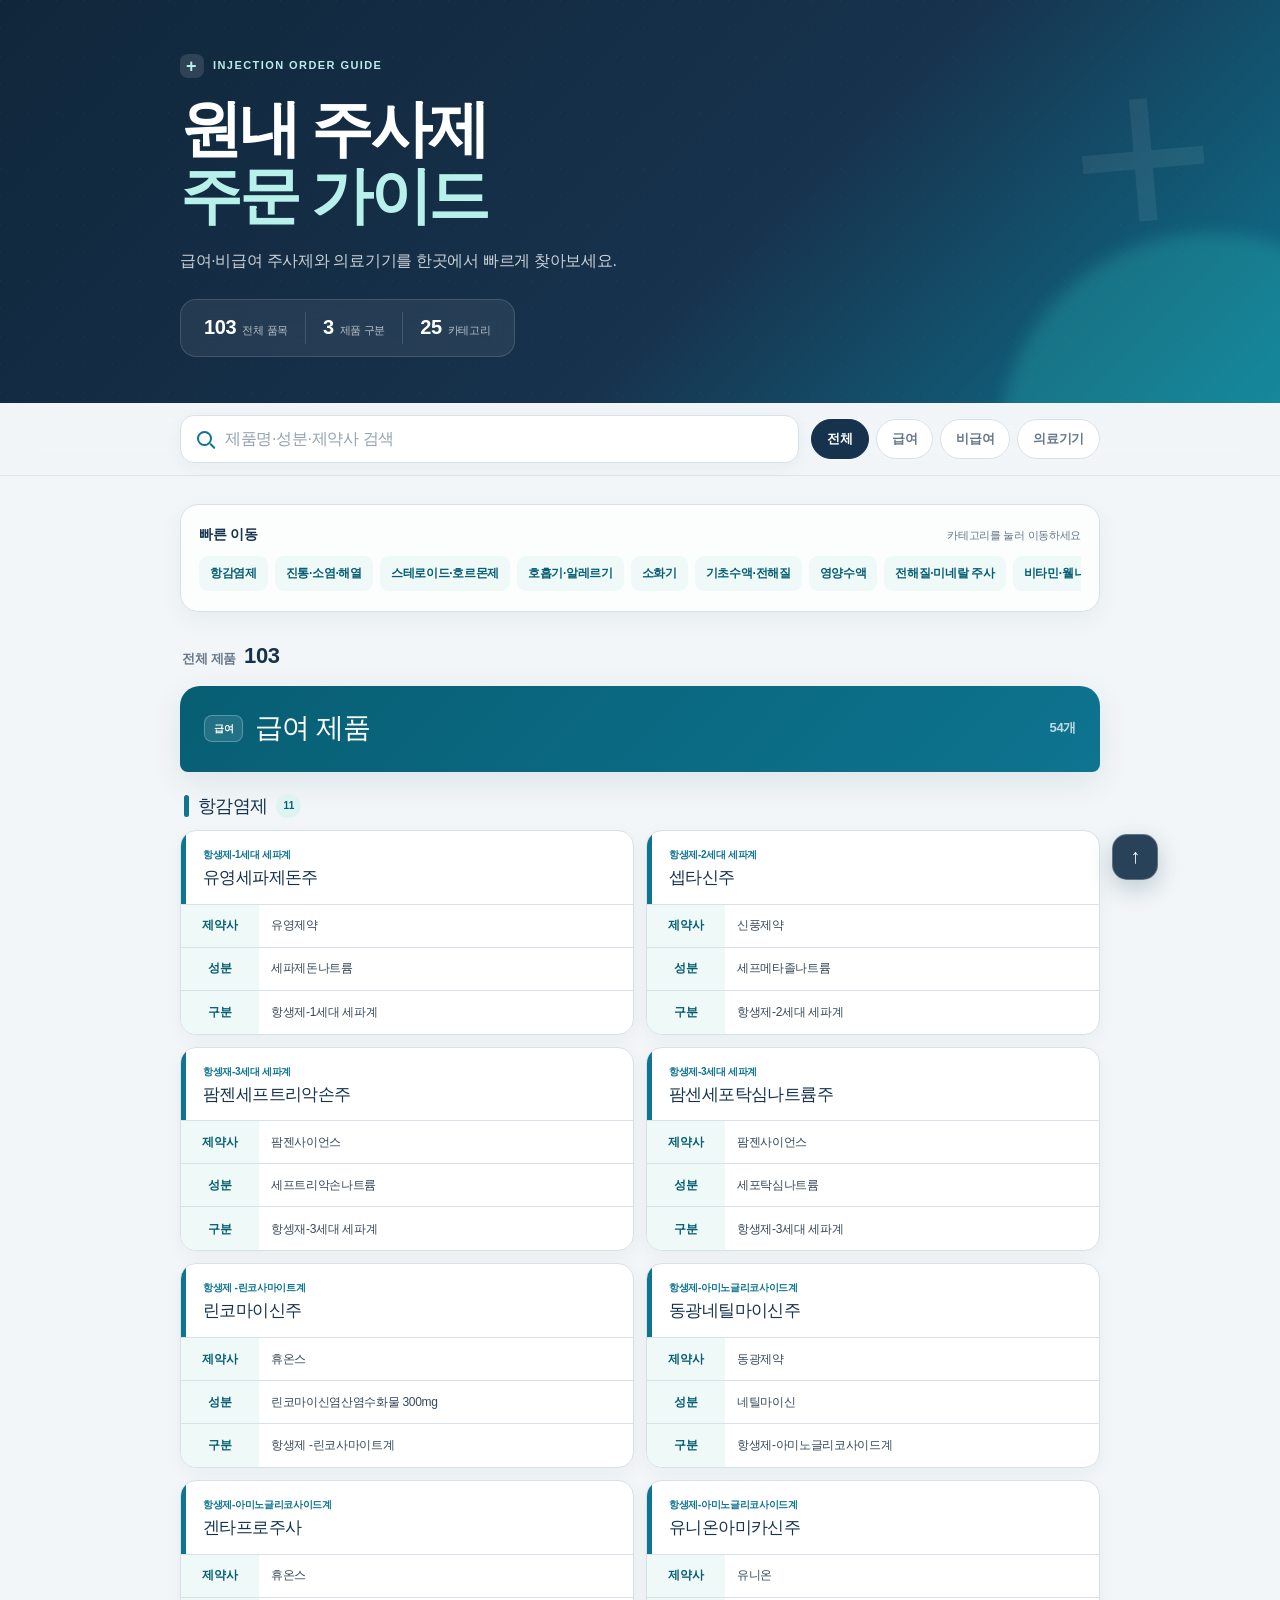
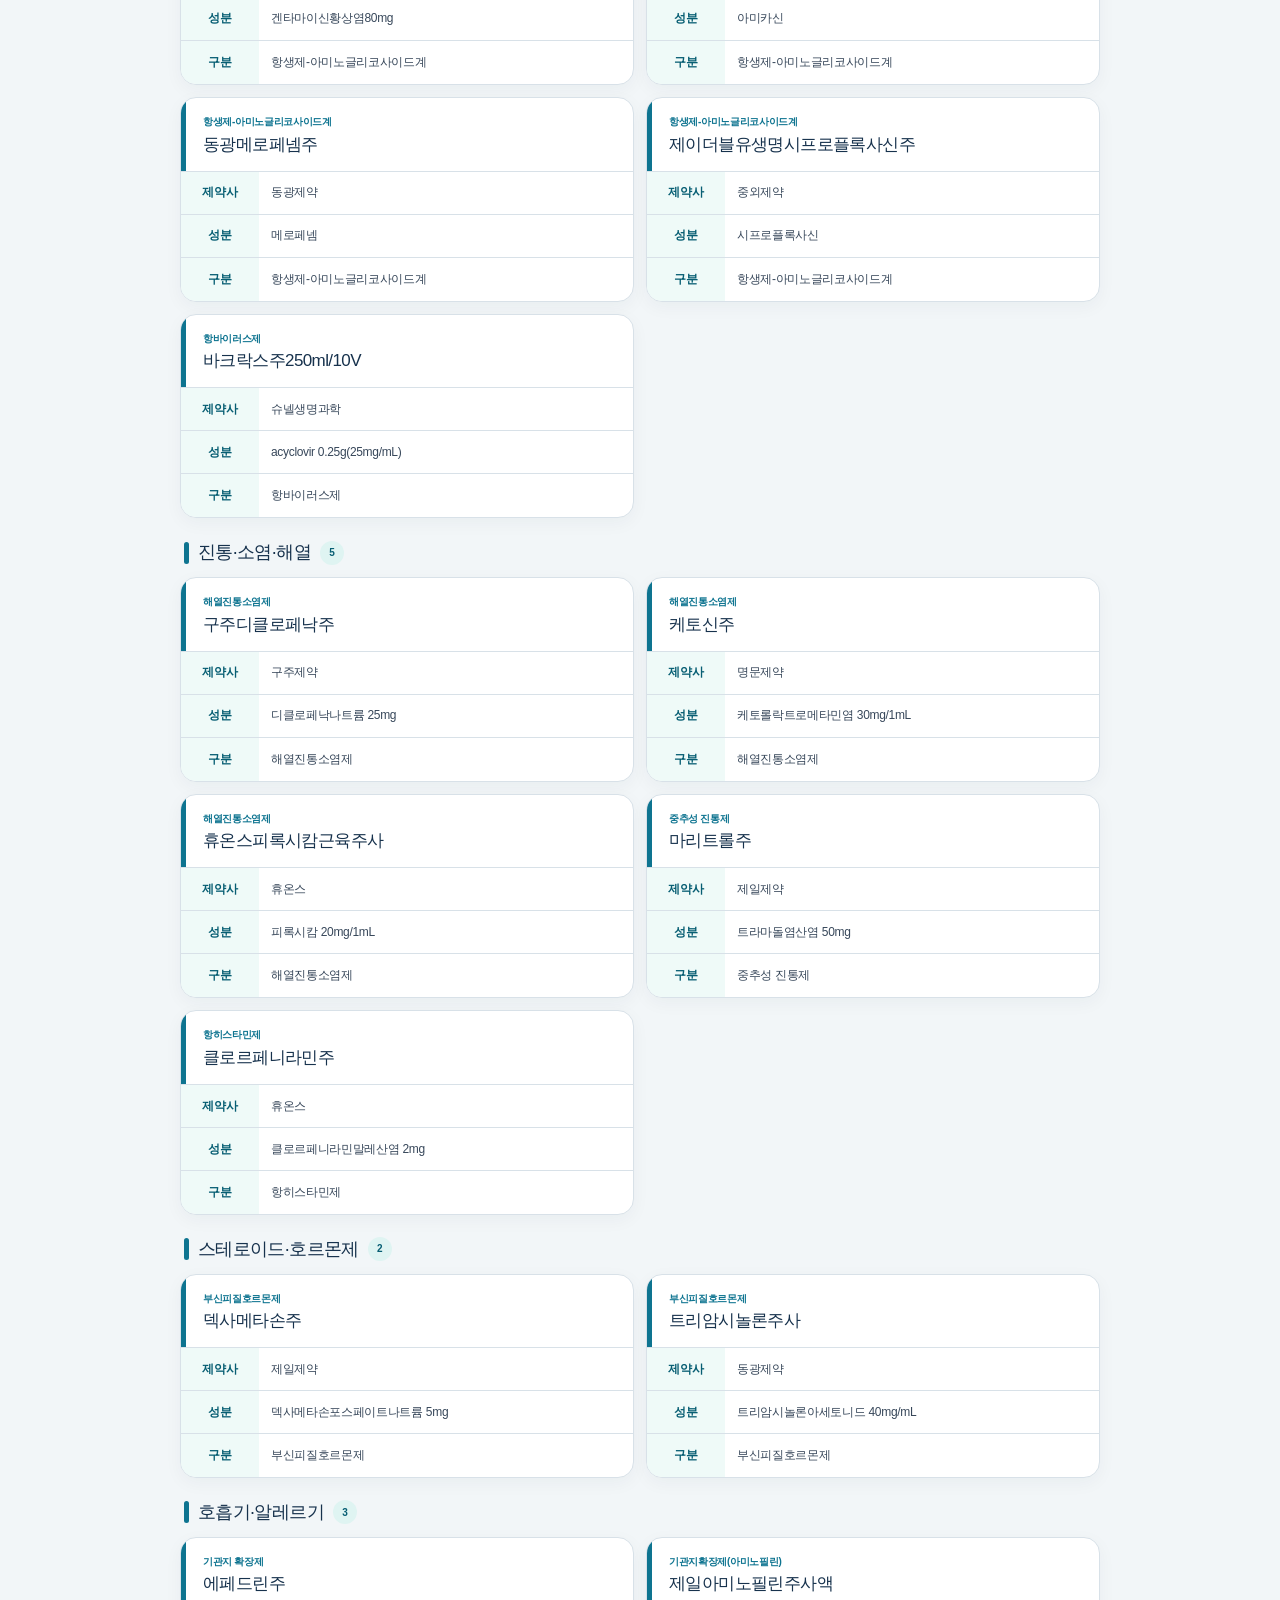
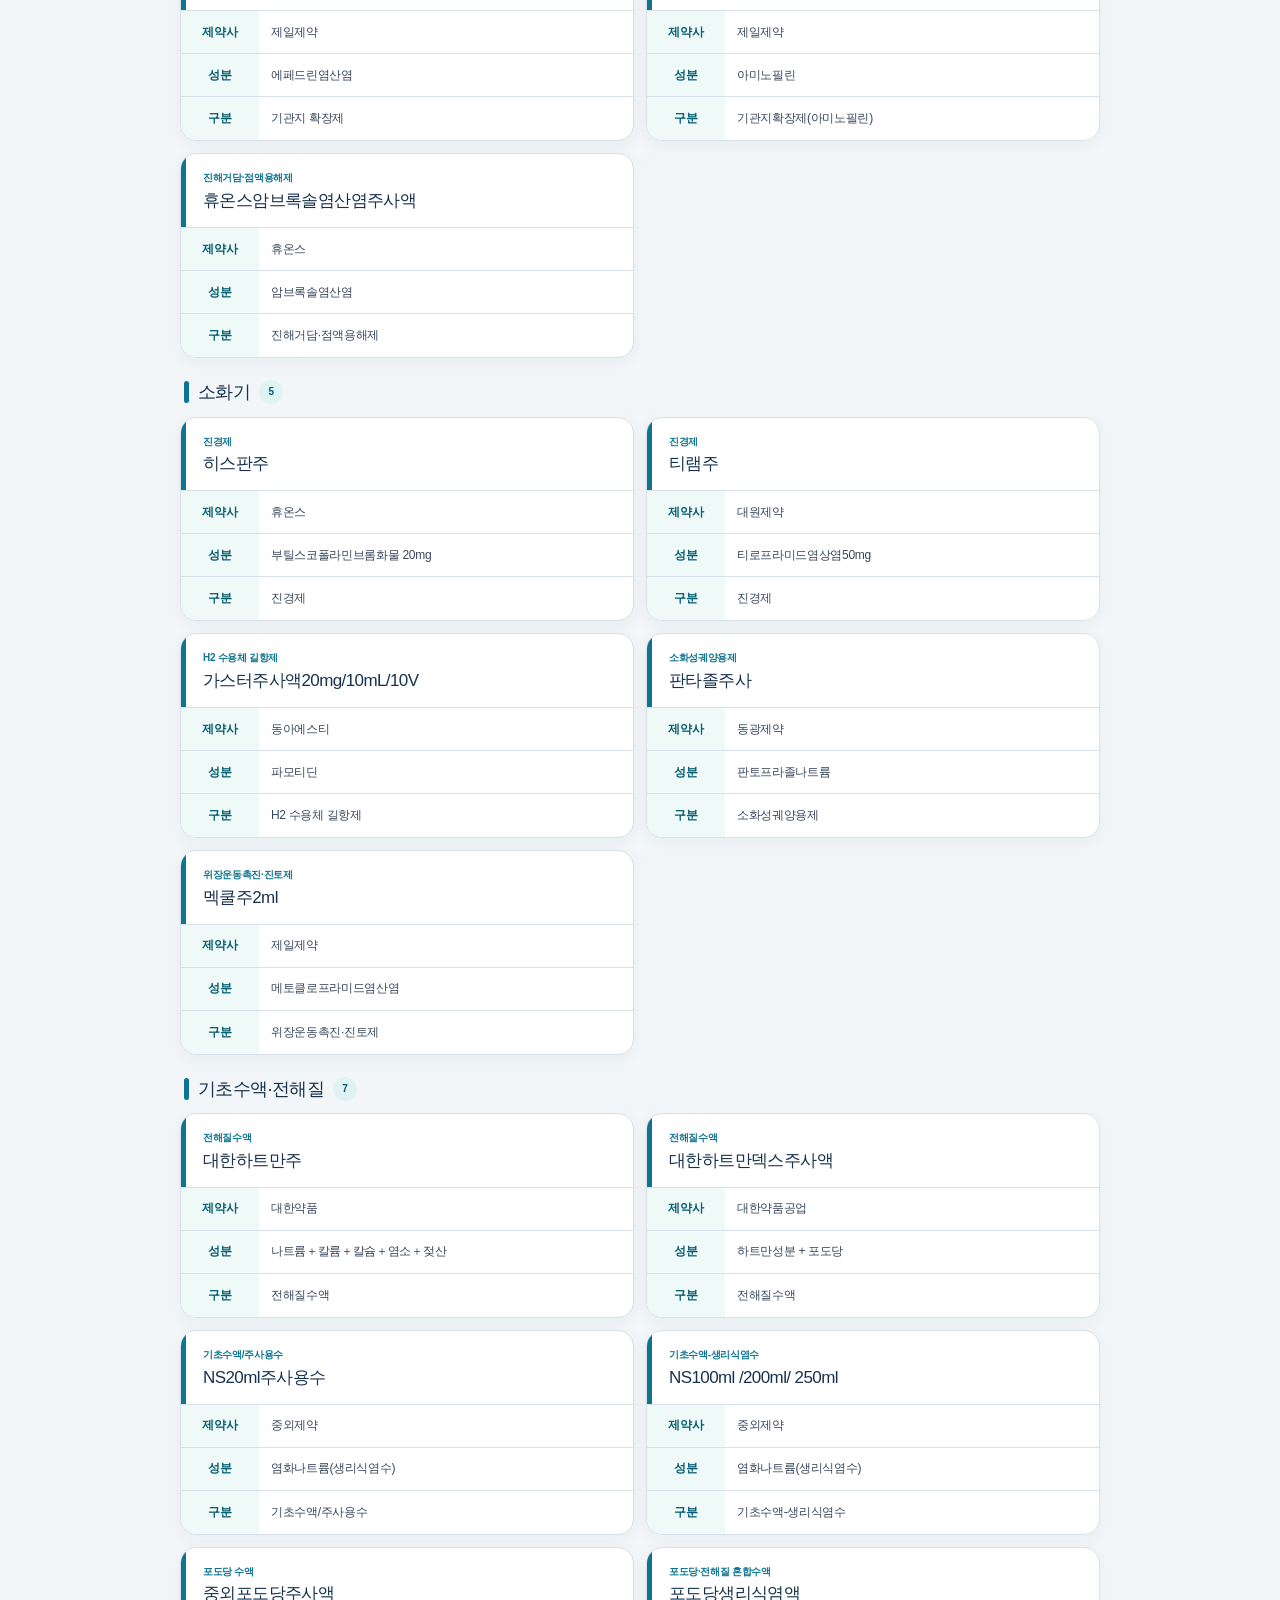
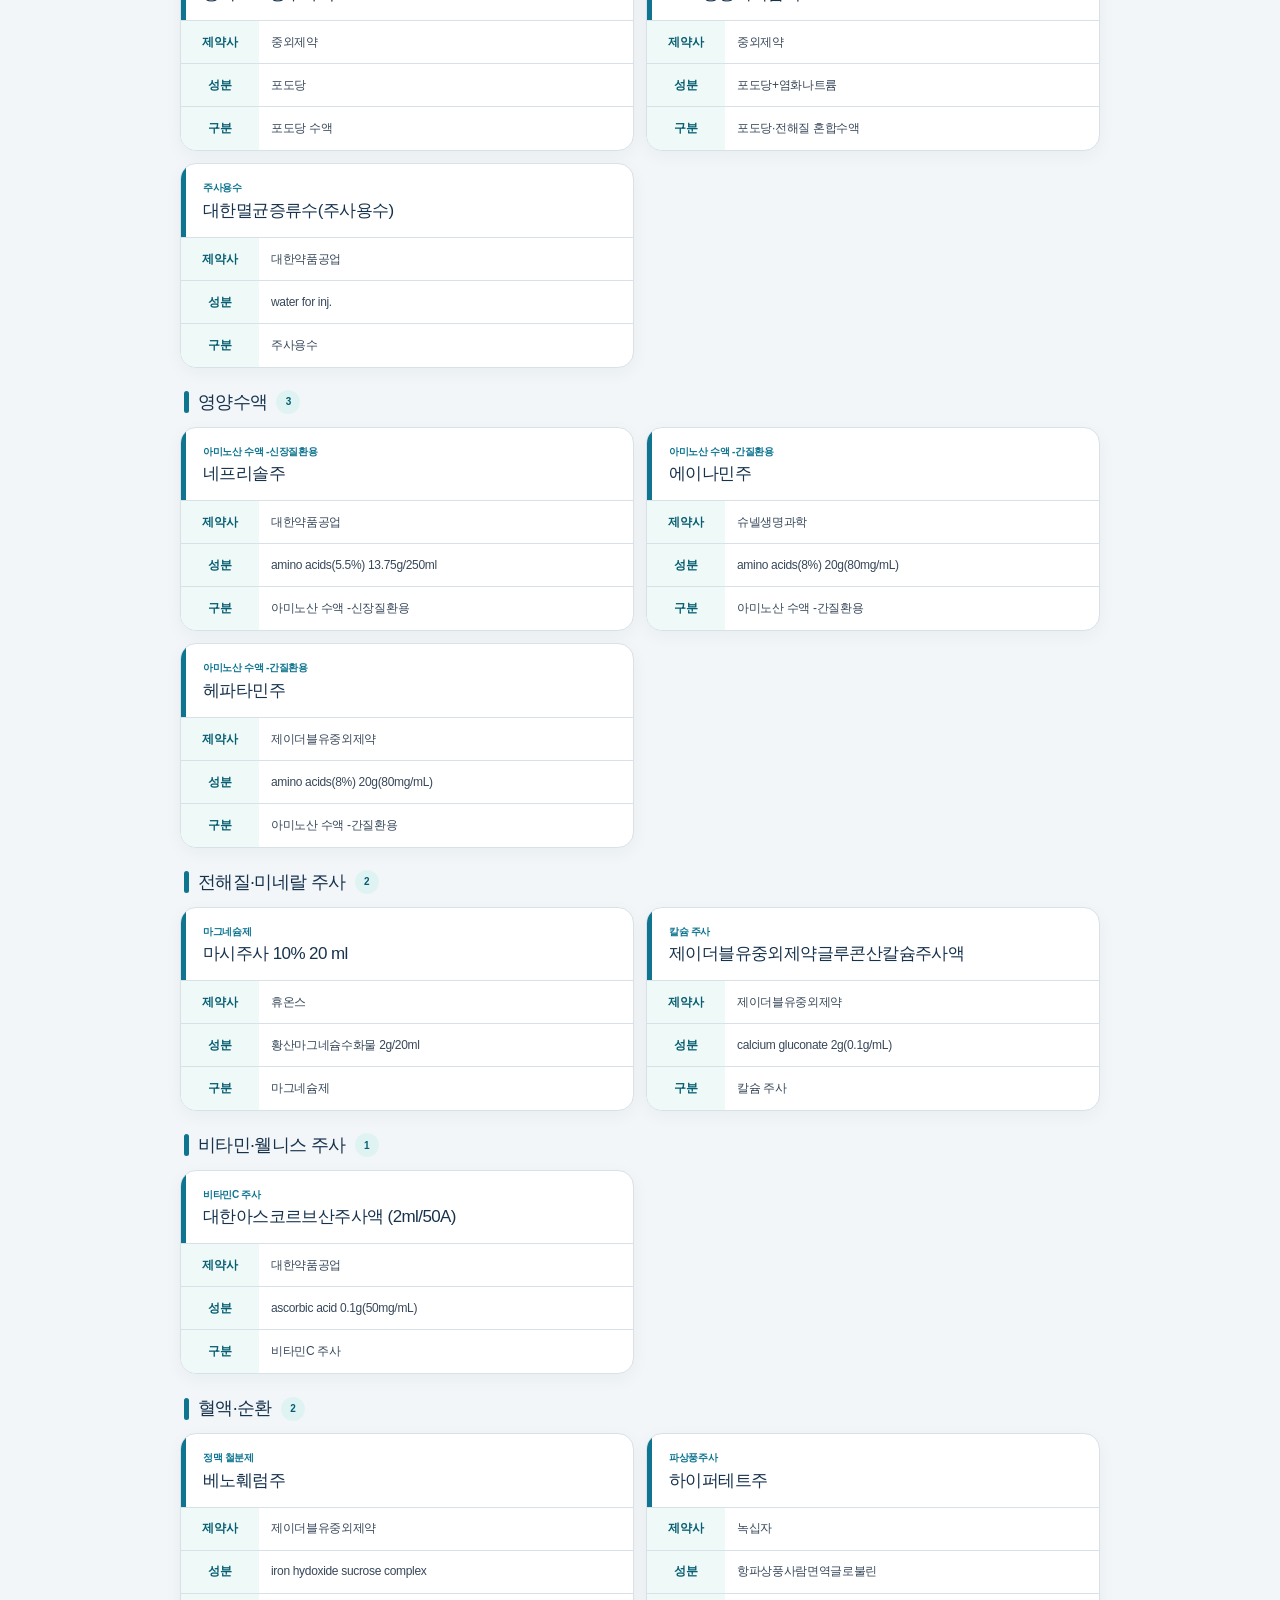
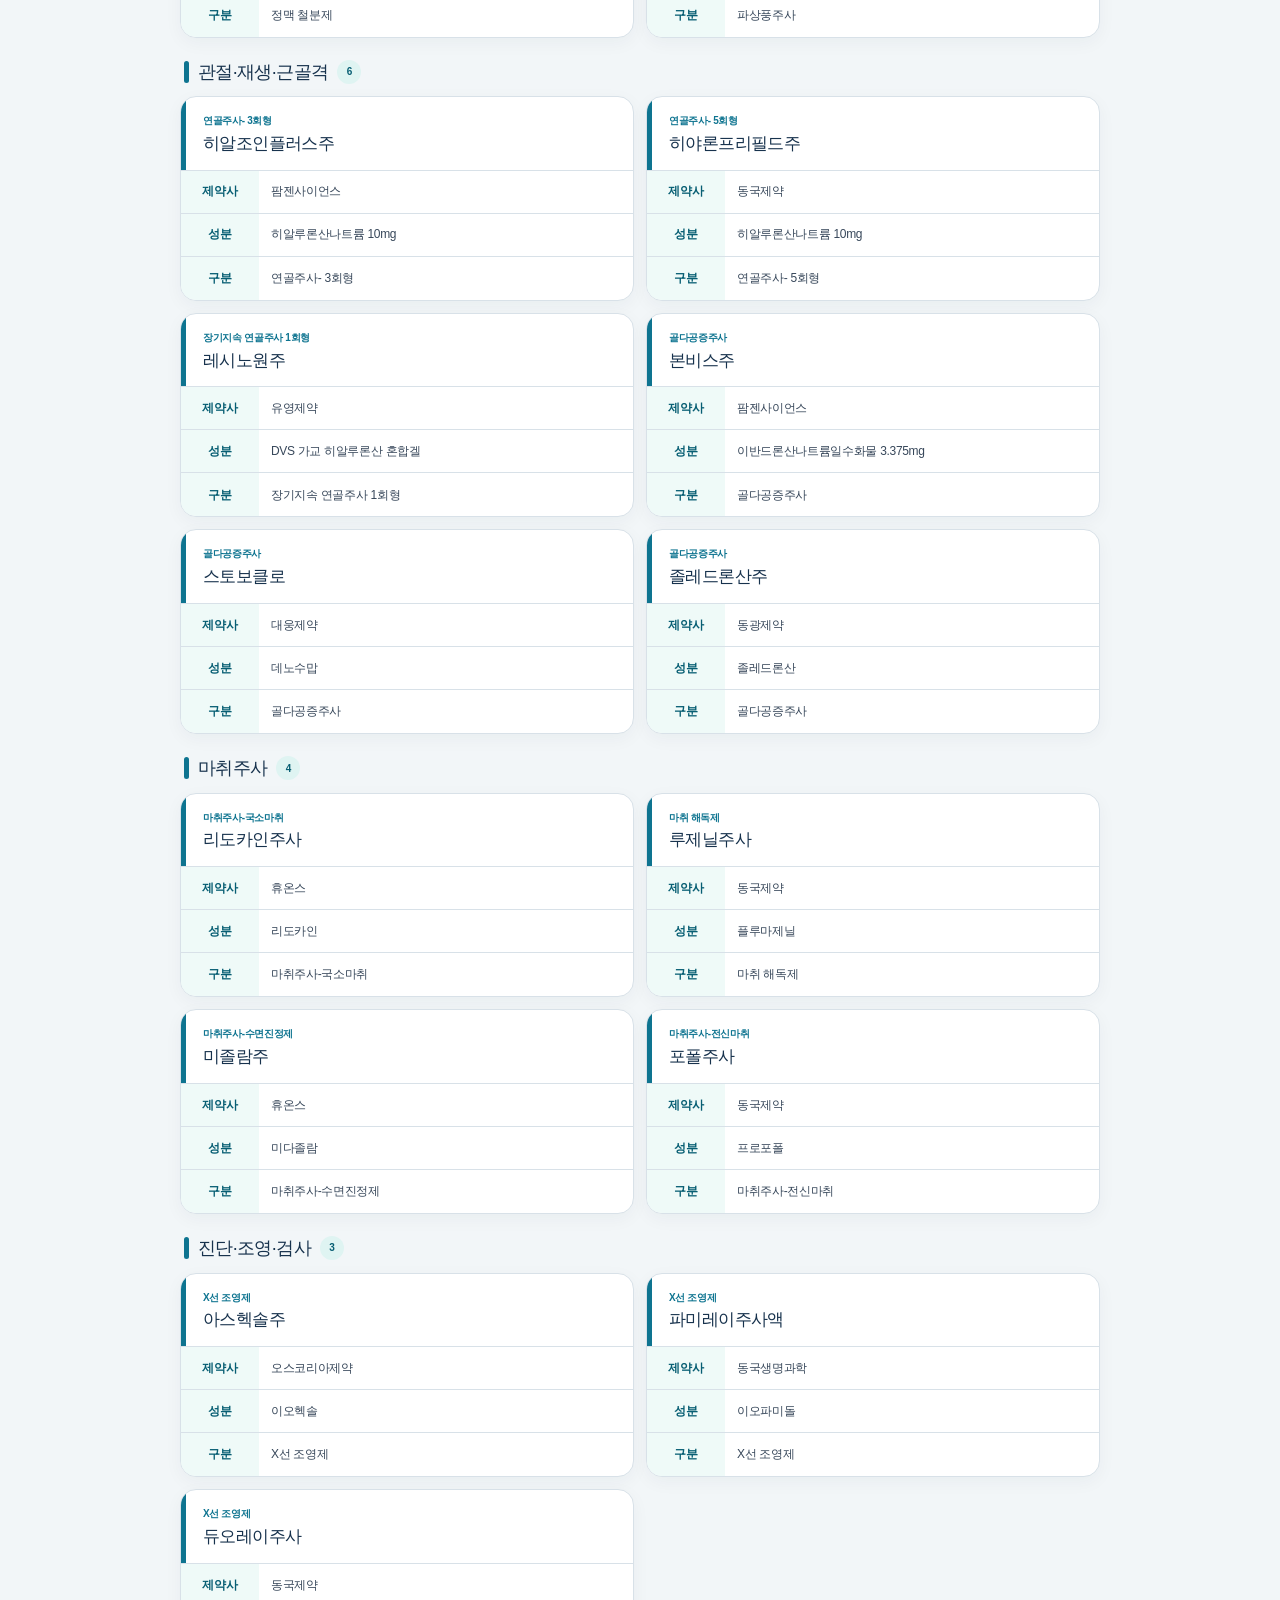
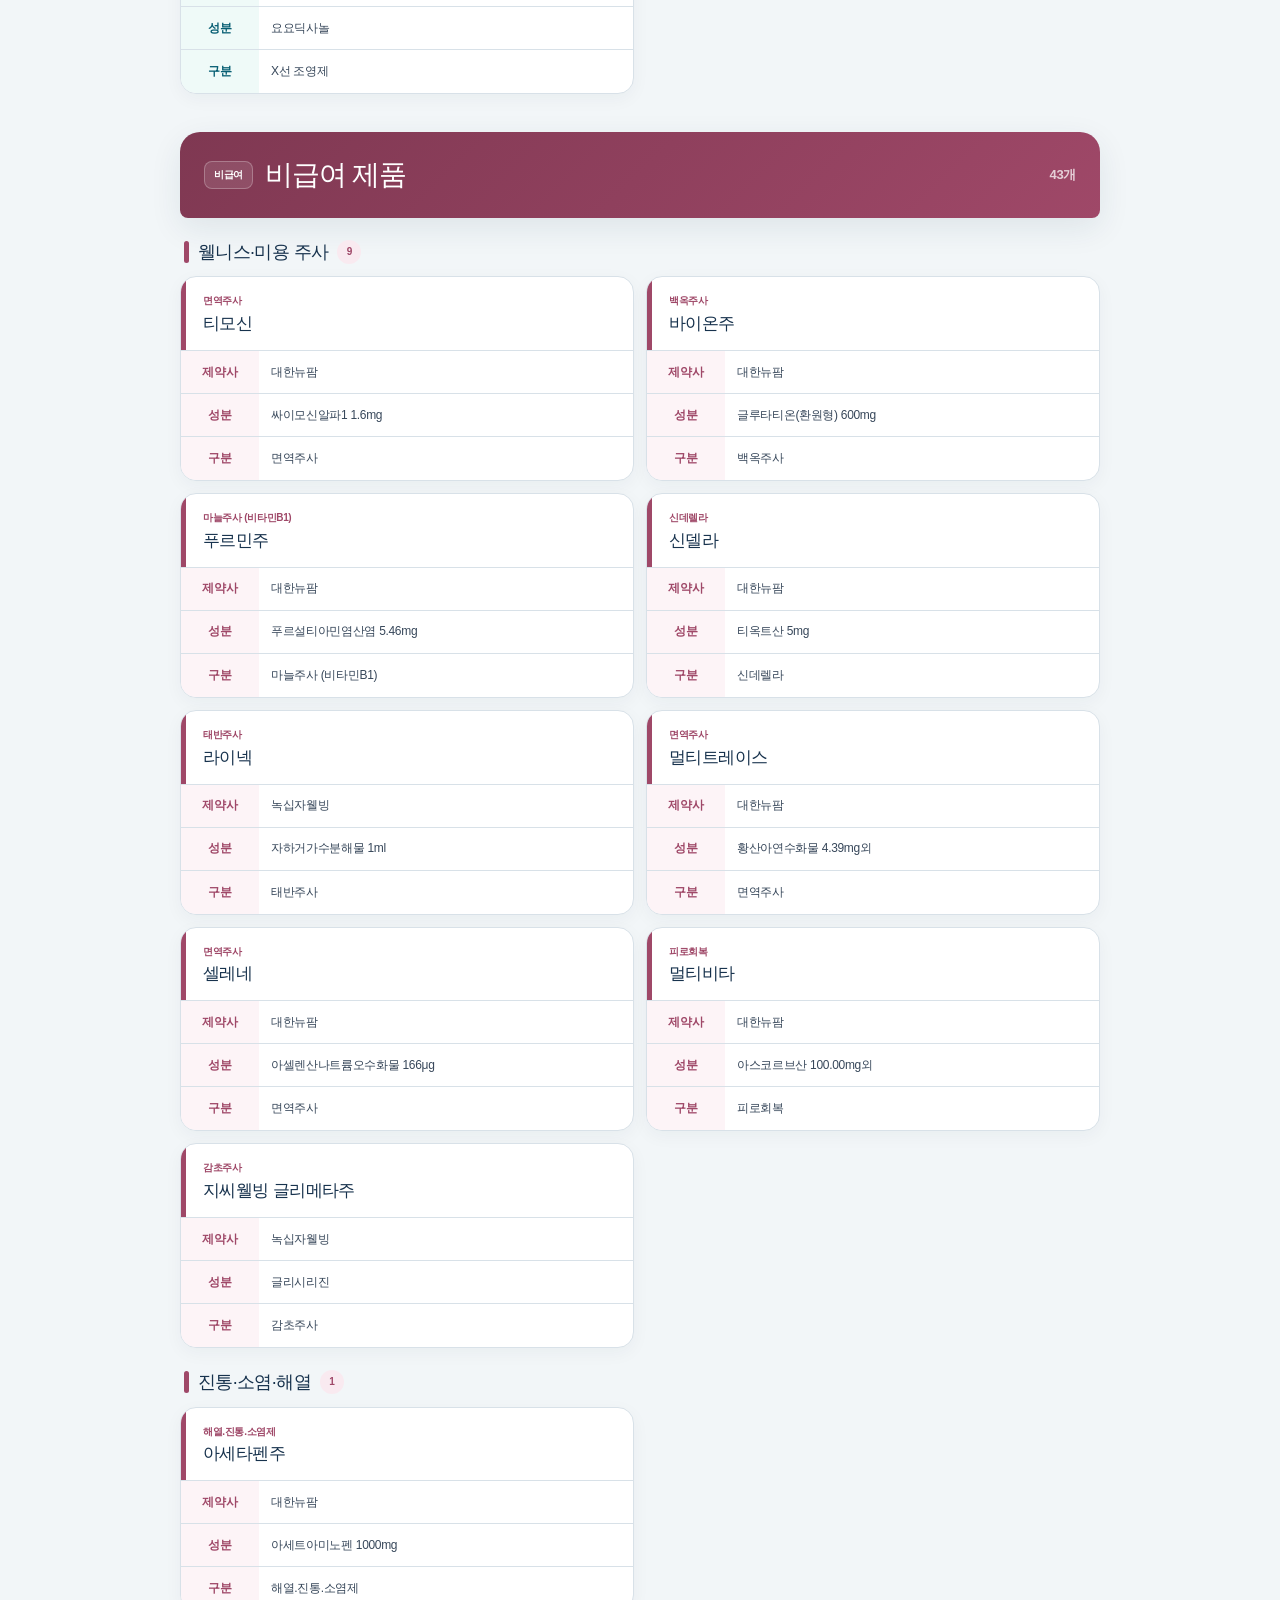
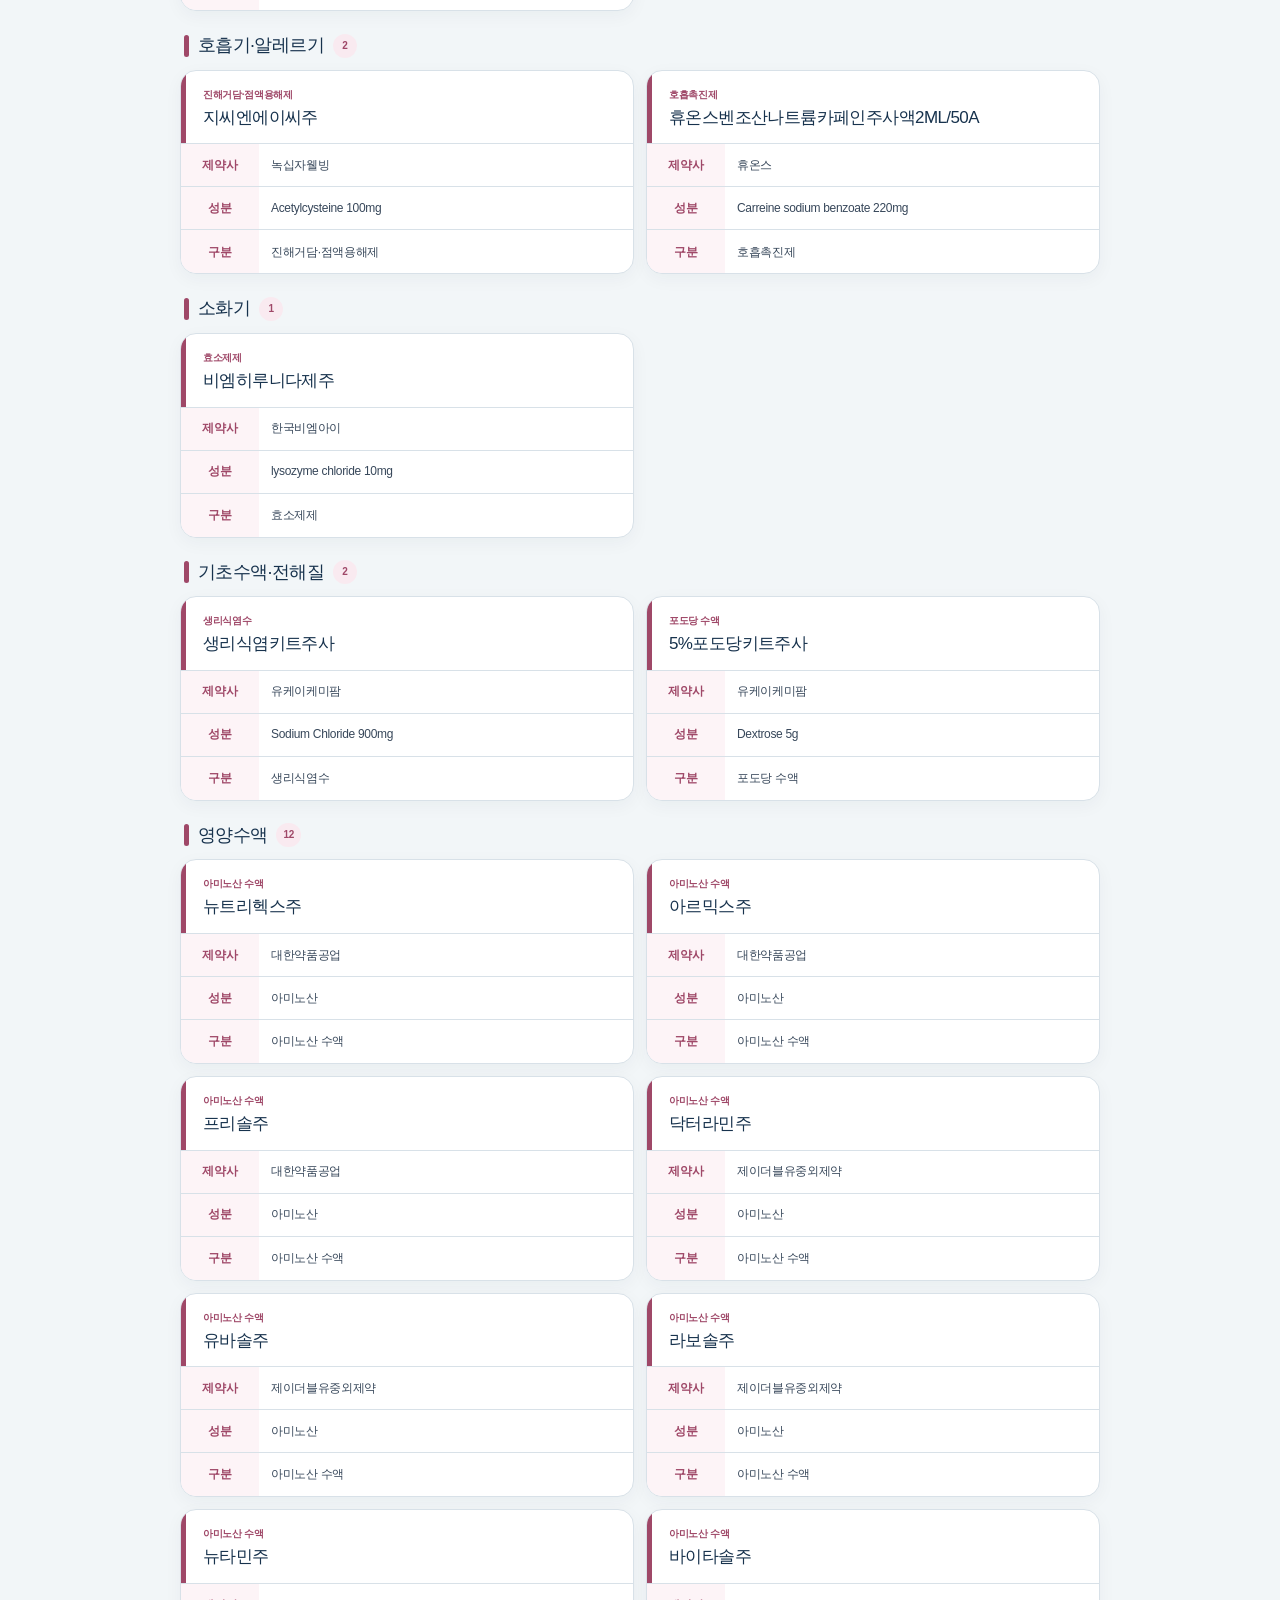
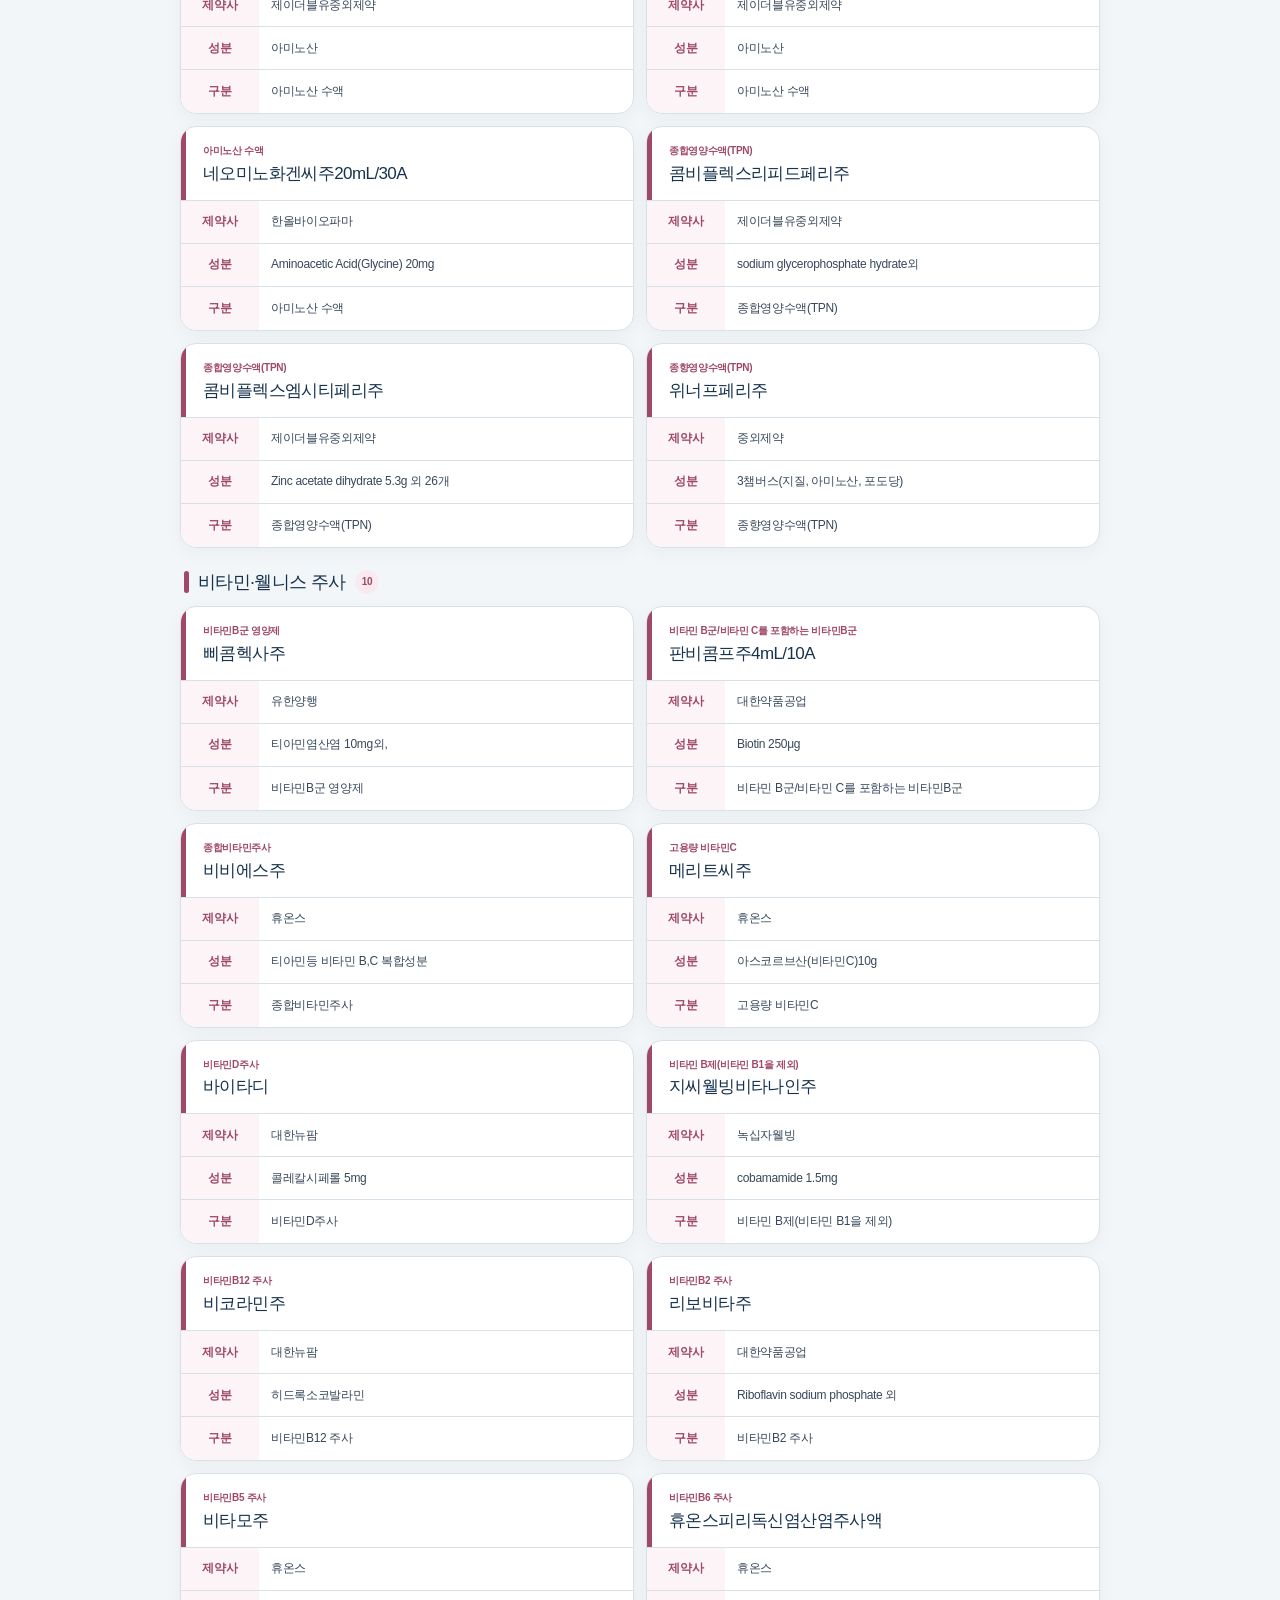
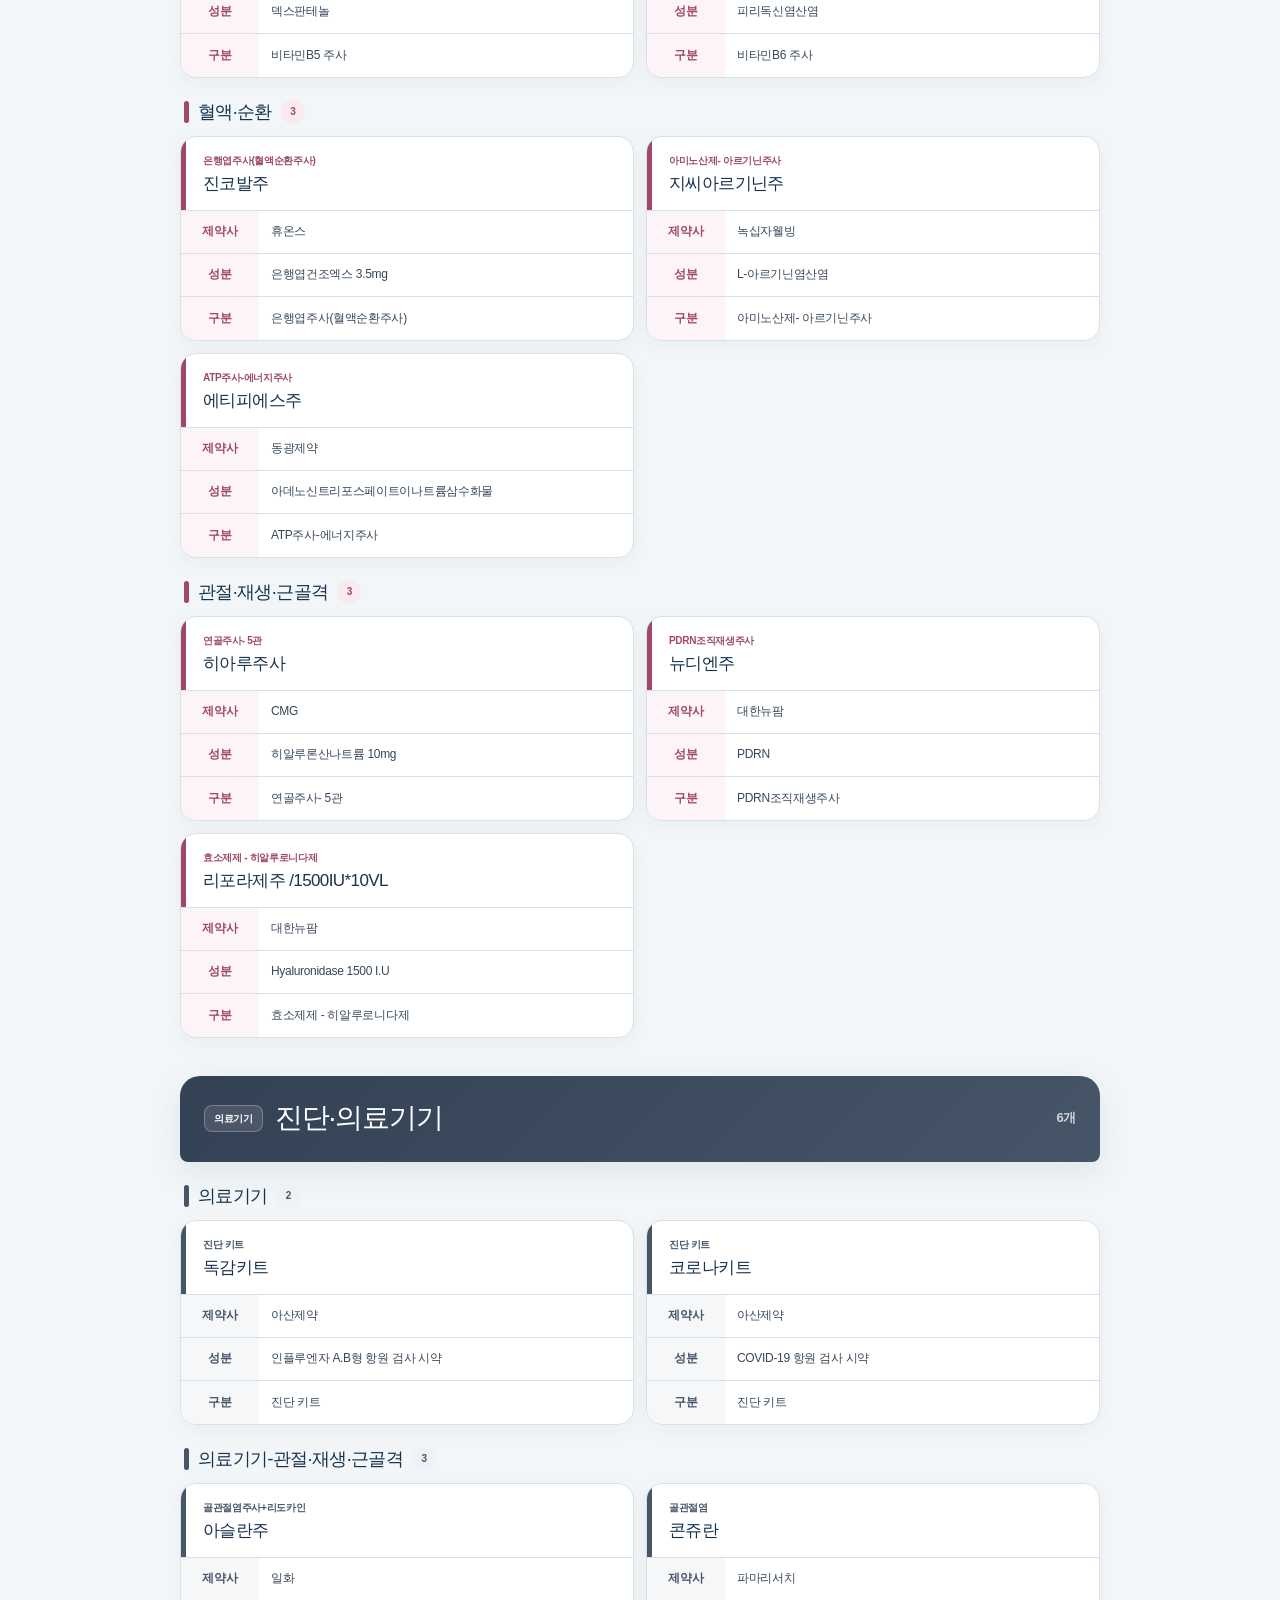
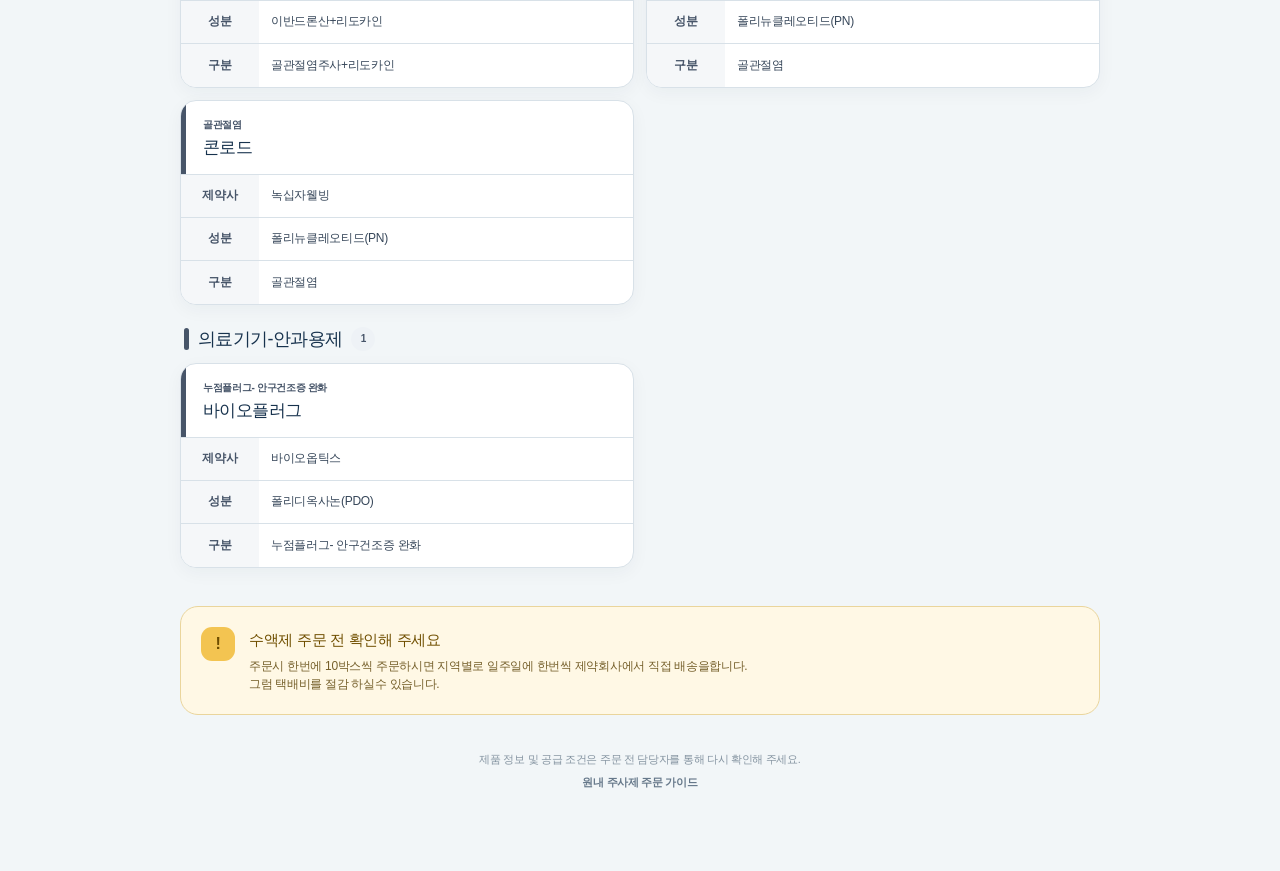
<file: inhouse-order-guide/index.html>
<!DOCTYPE html><html lang="ko"><head><meta charSet="utf-8"/><meta name="viewport" content="width=device-width, initial-scale=1"/><link rel="stylesheet" href="assets/index-1RXlyMma.css" data-rsc-css-href="assets/index-1RXlyMma.css" data-precedence="vite-rsc/importer-resources"/><link rel="modulepreload" href="assets/layout-segment-context-DJqFxJhb.js" crossorigin=""/><link rel="modulepreload" href="assets/rolldown-runtime-S-ySWqyJ.js" crossorigin=""/><link rel="modulepreload" href="assets/index-DymgOtGq.js" crossorigin=""/><link rel="modulepreload" href="assets/framework-DjPHiq1u.js" crossorigin=""/><link rel="modulepreload" href="assets/GuideClient-DjbXxMS3.js" crossorigin=""/><title>원내 주사제 주문 가이드</title><meta name="description" content="급여·비급여 주사제와 의료기기 103개 품목을 제품명, 성분, 제약사별로 빠르게 찾아보세요."/><meta property="og:title" content="원내 주사제 주문 가이드"/><meta property="og:description" content="급여 · 비급여 · 의료기기 103개 품목 한눈에 보기"/><meta property="og:type" content="website"/><meta property="og:locale" content="ko_KR"/><meta property="og:image" content="og.png"/><meta property="og:image:width" content="1792"/><meta property="og:image:height" content="896"/><meta property="og:image:alt" content="원내 주사제 주문 가이드"/><meta name="twitter:card" content="summary_large_image"/><meta name="twitter:title" content="원내 주사제 주문 가이드"/><meta name="twitter:description" content="급여 · 비급여 · 의료기기 103개 품목 한눈에 보기"/><meta name="twitter:image" content="og.png"/><link rel="icon" href="icon.png" sizes="96x96" type="image/png"/><script>self.__VINEXT_RSC_PARAMS__={}</script><script>self.__VINEXT_RSC_NAV__={"pathname":"/","searchParams":[]}</script><link rel="modulepreload" href="assets/index-DymgOtGq.js" />
</head><body><main id="top"><header class="hero"><div class="heroGlow" aria-hidden="true"></div><div class="heroInner"><div class="eyebrow"><span aria-hidden="true">+</span> INJECTION ORDER GUIDE</div><h1>원내 주사제<br/><strong>주문 가이드</strong></h1><p>급여·비급여 주사제와 의료기기를<br class="mobileBreak"/> 한곳에서 빠르게 찾아보세요.</p><div class="heroStats" aria-label="가이드 구성"><span><b>103</b><small>전체 품목</small></span><span><b>3</b><small>제품 구분</small></span><span><b>25</b><small>카테고리</small></span></div></div></header><section class="toolbar" aria-label="제품 검색 및 필터"><div class="toolbarInner"><label class="searchBox"><span class="searchIcon" aria-hidden="true"></span><span class="srOnly">제품 검색</span><input type="search" placeholder="제품명·성분·제약사 검색" autoComplete="off" value=""/></label><div class="filterRow" role="group" aria-label="제품 구분"><button type="button" class="filterChip all" aria-pressed="true">전체</button><button type="button" class="filterChip benefit" aria-pressed="false">급여</button><button type="button" class="filterChip nonbenefit" aria-pressed="false">비급여</button><button type="button" class="filterChip device" aria-pressed="false">의료기기</button></div></div></section><div class="pageShell"><nav class="categoryNav" aria-label="카테고리 바로가기"><div class="categoryNavTitle"><span>빠른 이동</span><small>카테고리를 눌러 이동하세요</small></div><div class="categoryScroller"><a href="#category-1-항감염제" data-section="benefit">항감염제</a><a href="#category-1-진통-소염-해열" data-section="benefit">진통·소염·해열</a><a href="#category-1-스테로이드-호르몬제" data-section="benefit">스테로이드·호르몬제</a><a href="#category-1-호흡기-알레르기" data-section="benefit">호흡기·알레르기</a><a href="#category-1-소화기" data-section="benefit">소화기</a><a href="#category-1-기초수액-전해질" data-section="benefit">기초수액·전해질</a><a href="#category-1-영양수액" data-section="benefit">영양수액</a><a href="#category-1-전해질-미네랄-주사" data-section="benefit">전해질·미네랄 주사</a><a href="#category-1-비타민-웰니스-주사" data-section="benefit">비타민·웰니스 주사</a><a href="#category-1-혈액-순환" data-section="benefit">혈액·순환</a><a href="#category-1-관절-재생-근골격" data-section="benefit">관절·재생·근골격</a><a href="#category-1-마취주사" data-section="benefit">마취주사</a><a href="#category-1-진단-조영-검사" data-section="benefit">진단·조영·검사</a><a href="#category-2-웰니스-미용-주사" data-section="nonbenefit">웰니스·미용 주사</a><a href="#category-2-진통-소염-해열" data-section="nonbenefit">진통·소염·해열</a><a href="#category-2-호흡기-알레르기" data-section="nonbenefit">호흡기·알레르기</a><a href="#category-2-소화기" data-section="nonbenefit">소화기</a><a href="#category-2-기초수액-전해질" data-section="nonbenefit">기초수액·전해질</a><a href="#category-2-영양수액" data-section="nonbenefit">영양수액</a><a href="#category-2-비타민-웰니스-주사" data-section="nonbenefit">비타민·웰니스 주사</a><a href="#category-2-혈액-순환" data-section="nonbenefit">혈액·순환</a><a href="#category-2-관절-재생-근골격" data-section="nonbenefit">관절·재생·근골격</a><a href="#category-3-의료기기" data-section="device">의료기기</a><a href="#category-3-의료기기-관절-재생-근골격" data-section="device">의료기기-관절·재생·근골격</a><a href="#category-3-의료기기-안과용제" data-section="device">의료기기-안과용제</a></div></nav><div class="resultSummary" aria-live="polite"><div><span>전체 제품</span><strong>103</strong></div></div><div class="catalog"><section class="majorSection" data-section="benefit" id="section-benefit"><header class="sectionHeader"><div><span>급여</span><h2>급여 제품</h2></div><b>54<!-- -->개</b></header><section class="categoryGroup" id="category-1-항감염제"><div class="categoryHeading"><h3>항감염제</h3><span>11</span></div><div class="productGrid"><article class="productCard"><header><span>항생제-1세대 세파계</span><h4>유영세파제돈주</h4></header><dl><div><dt>제약사</dt><dd>유영제약</dd></div><div><dt>성분</dt><dd>세파제돈나트륨</dd></div><div><dt>구분</dt><dd>항생제-1세대 세파계</dd></div></dl></article><article class="productCard"><header><span>항생제-2세대 세파계</span><h4>셉타신주</h4></header><dl><div><dt>제약사</dt><dd>신풍제약</dd></div><div><dt>성분</dt><dd>세프메타졸나트륨</dd></div><div><dt>구분</dt><dd>항생제-2세대 세파계</dd></div></dl></article><article class="productCard"><header><span>항셍재-3세대 세파계</span><h4>팜젠세프트리악손주</h4></header><dl><div><dt>제약사</dt><dd>팜젠사이언스</dd></div><div><dt>성분</dt><dd>세프트리악손나트륨</dd></div><div><dt>구분</dt><dd>항셍재-3세대 세파계</dd></div></dl></article><article class="productCard"><header><span>항생제-3세대 세파계</span><h4>팜센세포탁심나트륨주</h4></header><dl><div><dt>제약사</dt><dd>팜젠사이언스</dd></div><div><dt>성분</dt><dd>세포탁심나트륨</dd></div><div><dt>구분</dt><dd>항생제-3세대 세파계</dd></div></dl></article><article class="productCard"><header><span>항생제 -린코사마이트계</span><h4>린코마이신주</h4></header><dl><div><dt>제약사</dt><dd>휴온스</dd></div><div><dt>성분</dt><dd>린코마이신염산염수화물 300mg</dd></div><div><dt>구분</dt><dd>항생제 -린코사마이트계</dd></div></dl></article><article class="productCard"><header><span>항생제-아미노글리코사이드계</span><h4>동광네틸마이신주</h4></header><dl><div><dt>제약사</dt><dd>동광제약</dd></div><div><dt>성분</dt><dd>네틸마이신</dd></div><div><dt>구분</dt><dd>항생제-아미노글리코사이드계</dd></div></dl></article><article class="productCard"><header><span>항생제-아미노글리코사이드계</span><h4>겐타프로주사</h4></header><dl><div><dt>제약사</dt><dd>휴온스</dd></div><div><dt>성분</dt><dd>겐타마이신황상염80mg</dd></div><div><dt>구분</dt><dd>항생제-아미노글리코사이드계</dd></div></dl></article><article class="productCard"><header><span>항생제-아미노글리코사이드계</span><h4>유니온아미카신주</h4></header><dl><div><dt>제약사</dt><dd>유니온</dd></div><div><dt>성분</dt><dd>아미카신</dd></div><div><dt>구분</dt><dd>항생제-아미노글리코사이드계</dd></div></dl></article><article class="productCard"><header><span>항생제-아미노글리코사이드계</span><h4>동광메로페넴주</h4></header><dl><div><dt>제약사</dt><dd>동광제약</dd></div><div><dt>성분</dt><dd>메로페넴</dd></div><div><dt>구분</dt><dd>항생제-아미노글리코사이드계</dd></div></dl></article><article class="productCard"><header><span>항생제-아미노글리코사이드계</span><h4>제이더블유생명시프로플록사신주</h4></header><dl><div><dt>제약사</dt><dd>중외제약</dd></div><div><dt>성분</dt><dd>시프로플록사신</dd></div><div><dt>구분</dt><dd>항생제-아미노글리코사이드계</dd></div></dl></article><article class="productCard"><header><span>항바이러스제</span><h4>바크락스주250ml/10V</h4></header><dl><div><dt>제약사</dt><dd>슈넬생명과학</dd></div><div><dt>성분</dt><dd>acyclovir 0.25g(25mg/mL)</dd></div><div><dt>구분</dt><dd>항바이러스제</dd></div></dl></article></div></section><section class="categoryGroup" id="category-1-진통-소염-해열"><div class="categoryHeading"><h3>진통·소염·해열</h3><span>5</span></div><div class="productGrid"><article class="productCard"><header><span>해열진통소염제</span><h4>구주디클로페낙주</h4></header><dl><div><dt>제약사</dt><dd>구주제약</dd></div><div><dt>성분</dt><dd>디클로페낙나트륨 25mg</dd></div><div><dt>구분</dt><dd>해열진통소염제</dd></div></dl></article><article class="productCard"><header><span>해열진통소염제</span><h4>케토신주</h4></header><dl><div><dt>제약사</dt><dd>명문제약</dd></div><div><dt>성분</dt><dd>케토롤락트로메타민염 30mg/1mL</dd></div><div><dt>구분</dt><dd>해열진통소염제</dd></div></dl></article><article class="productCard"><header><span>해열진통소염제</span><h4>휴온스피록시캄근육주사</h4></header><dl><div><dt>제약사</dt><dd>휴온스</dd></div><div><dt>성분</dt><dd>피록시캄 20mg/1mL</dd></div><div><dt>구분</dt><dd>해열진통소염제</dd></div></dl></article><article class="productCard"><header><span>중추성 진통제</span><h4>마리트롤주</h4></header><dl><div><dt>제약사</dt><dd>제일제약</dd></div><div><dt>성분</dt><dd>트라마돌염산염 50mg</dd></div><div><dt>구분</dt><dd>중추성 진통제</dd></div></dl></article><article class="productCard"><header><span>항히스타민제</span><h4>클로르페니라민주</h4></header><dl><div><dt>제약사</dt><dd>휴온스</dd></div><div><dt>성분</dt><dd>클로르페니라민말레산염 2mg</dd></div><div><dt>구분</dt><dd>항히스타민제</dd></div></dl></article></div></section><section class="categoryGroup" id="category-1-스테로이드-호르몬제"><div class="categoryHeading"><h3>스테로이드·호르몬제</h3><span>2</span></div><div class="productGrid"><article class="productCard"><header><span>부신피질호르몬제</span><h4>덱사메타손주</h4></header><dl><div><dt>제약사</dt><dd>제일제약</dd></div><div><dt>성분</dt><dd>덱사메타손포스페이트나트륨 5mg</dd></div><div><dt>구분</dt><dd>부신피질호르몬제</dd></div></dl></article><article class="productCard"><header><span>부신피질호르몬제</span><h4>트리암시놀론주사</h4></header><dl><div><dt>제약사</dt><dd>동광제약</dd></div><div><dt>성분</dt><dd>트리암시놀론아세토니드 40mg/mL</dd></div><div><dt>구분</dt><dd>부신피질호르몬제</dd></div></dl></article></div></section><section class="categoryGroup" id="category-1-호흡기-알레르기"><div class="categoryHeading"><h3>호흡기·알레르기</h3><span>3</span></div><div class="productGrid"><article class="productCard"><header><span>기관지 확장제</span><h4>에페드린주</h4></header><dl><div><dt>제약사</dt><dd>제일제약</dd></div><div><dt>성분</dt><dd>에페드린염산염</dd></div><div><dt>구분</dt><dd>기관지 확장제</dd></div></dl></article><article class="productCard"><header><span>기관지확장제(아미노필린)</span><h4>제일아미노필린주사액</h4></header><dl><div><dt>제약사</dt><dd>제일제약</dd></div><div><dt>성분</dt><dd>아미노필린</dd></div><div><dt>구분</dt><dd>기관지확장제(아미노필린)</dd></div></dl></article><article class="productCard"><header><span>진해거담·점액용해제</span><h4>휴온스암브록솔염산염주사액</h4></header><dl><div><dt>제약사</dt><dd>휴온스</dd></div><div><dt>성분</dt><dd>암브록솔염산염</dd></div><div><dt>구분</dt><dd>진해거담·점액용해제</dd></div></dl></article></div></section><section class="categoryGroup" id="category-1-소화기"><div class="categoryHeading"><h3>소화기</h3><span>5</span></div><div class="productGrid"><article class="productCard"><header><span>진경제</span><h4>히스판주</h4></header><dl><div><dt>제약사</dt><dd>휴온스</dd></div><div><dt>성분</dt><dd>부틸스코폴라민브롬화물 20mg</dd></div><div><dt>구분</dt><dd>진경제</dd></div></dl></article><article class="productCard"><header><span>진경제</span><h4>티램주</h4></header><dl><div><dt>제약사</dt><dd>대원제약</dd></div><div><dt>성분</dt><dd>티로프라미드염상염50mg</dd></div><div><dt>구분</dt><dd>진경제</dd></div></dl></article><article class="productCard"><header><span>H2 수용체 길항제</span><h4>가스터주사액20mg/10mL/10V</h4></header><dl><div><dt>제약사</dt><dd>동아에스티</dd></div><div><dt>성분</dt><dd>파모티딘</dd></div><div><dt>구분</dt><dd>H2 수용체 길항제</dd></div></dl></article><article class="productCard"><header><span>소화성궤양용제</span><h4>판타졸주사</h4></header><dl><div><dt>제약사</dt><dd>동광제약</dd></div><div><dt>성분</dt><dd>판토프라졸나트륨</dd></div><div><dt>구분</dt><dd>소화성궤양용제</dd></div></dl></article><article class="productCard"><header><span>위장운동촉진·진토제</span><h4>멕쿨주2ml</h4></header><dl><div><dt>제약사</dt><dd>제일제약</dd></div><div><dt>성분</dt><dd>메토클로프라미드염산염</dd></div><div><dt>구분</dt><dd>위장운동촉진·진토제</dd></div></dl></article></div></section><section class="categoryGroup" id="category-1-기초수액-전해질"><div class="categoryHeading"><h3>기초수액·전해질</h3><span>7</span></div><div class="productGrid"><article class="productCard"><header><span>전해질수액</span><h4>대한하트만주</h4></header><dl><div><dt>제약사</dt><dd>대한약품</dd></div><div><dt>성분</dt><dd>나트륨＋칼륨＋칼슘＋염소＋젖산</dd></div><div><dt>구분</dt><dd>전해질수액</dd></div></dl></article><article class="productCard"><header><span>전해질수액</span><h4>대한하트만덱스주사액</h4></header><dl><div><dt>제약사</dt><dd>대한약품공업</dd></div><div><dt>성분</dt><dd>하트만성분 + 포도당</dd></div><div><dt>구분</dt><dd>전해질수액</dd></div></dl></article><article class="productCard"><header><span>기초수액/주사용수</span><h4>NS20ml주사용수</h4></header><dl><div><dt>제약사</dt><dd>중외제약</dd></div><div><dt>성분</dt><dd>염화나트륨(생리식염수)</dd></div><div><dt>구분</dt><dd>기초수액/주사용수</dd></div></dl></article><article class="productCard"><header><span>기초수액-생리식염수</span><h4>NS100ml /200ml/ 250ml</h4></header><dl><div><dt>제약사</dt><dd>중외제약</dd></div><div><dt>성분</dt><dd>염화나트륨(생리식염수)</dd></div><div><dt>구분</dt><dd>기초수액-생리식염수</dd></div></dl></article><article class="productCard"><header><span>포도당 수액</span><h4>중외포도당주사액</h4></header><dl><div><dt>제약사</dt><dd>중외제약</dd></div><div><dt>성분</dt><dd>포도당</dd></div><div><dt>구분</dt><dd>포도당 수액</dd></div></dl></article><article class="productCard"><header><span>포도당·전해질 혼합수액</span><h4>포도당생리식염액</h4></header><dl><div><dt>제약사</dt><dd>중외제약</dd></div><div><dt>성분</dt><dd>포도당+염화나트륨</dd></div><div><dt>구분</dt><dd>포도당·전해질 혼합수액</dd></div></dl></article><article class="productCard"><header><span>주사용수</span><h4>대한멸균증류수(주사용수)</h4></header><dl><div><dt>제약사</dt><dd>대한약품공업</dd></div><div><dt>성분</dt><dd>water for inj.</dd></div><div><dt>구분</dt><dd>주사용수</dd></div></dl></article></div></section><section class="categoryGroup" id="category-1-영양수액"><div class="categoryHeading"><h3>영양수액</h3><span>3</span></div><div class="productGrid"><article class="productCard"><header><span>아미노산 수액 -신장질환용</span><h4>네프리솔주</h4></header><dl><div><dt>제약사</dt><dd>대한약품공업</dd></div><div><dt>성분</dt><dd>amino acids(5.5%) 13.75g/250ml</dd></div><div><dt>구분</dt><dd>아미노산 수액 -신장질환용</dd></div></dl></article><article class="productCard"><header><span>아미노산 수액 -간질환용</span><h4>에이나민주</h4></header><dl><div><dt>제약사</dt><dd>슈넬생명과학</dd></div><div><dt>성분</dt><dd>amino acids(8%) 20g(80mg/mL)</dd></div><div><dt>구분</dt><dd>아미노산 수액 -간질환용</dd></div></dl></article><article class="productCard"><header><span>아미노산 수액 -간질환용</span><h4>헤파타민주</h4></header><dl><div><dt>제약사</dt><dd>제이더블유중외제약</dd></div><div><dt>성분</dt><dd>amino acids(8%) 20g(80mg/mL)</dd></div><div><dt>구분</dt><dd>아미노산 수액 -간질환용</dd></div></dl></article></div></section><section class="categoryGroup" id="category-1-전해질-미네랄-주사"><div class="categoryHeading"><h3>전해질·미네랄 주사</h3><span>2</span></div><div class="productGrid"><article class="productCard"><header><span>마그네슘제</span><h4>마시주사 10% 20 ml</h4></header><dl><div><dt>제약사</dt><dd>휴온스</dd></div><div><dt>성분</dt><dd>황산마그네슘수화물 2g/20ml</dd></div><div><dt>구분</dt><dd>마그네슘제</dd></div></dl></article><article class="productCard"><header><span>칼슘 주사</span><h4>제이더블유중외제약글루콘산칼슘주사액</h4></header><dl><div><dt>제약사</dt><dd>제이더블유중외제약</dd></div><div><dt>성분</dt><dd>calcium gluconate 2g(0.1g/mL)</dd></div><div><dt>구분</dt><dd>칼슘 주사</dd></div></dl></article></div></section><section class="categoryGroup" id="category-1-비타민-웰니스-주사"><div class="categoryHeading"><h3>비타민·웰니스 주사</h3><span>1</span></div><div class="productGrid"><article class="productCard"><header><span>비타민C 주사</span><h4>대한아스코르브산주사액 (2ml/50A)</h4></header><dl><div><dt>제약사</dt><dd>대한약품공업</dd></div><div><dt>성분</dt><dd>ascorbic acid 0.1g(50mg/mL)</dd></div><div><dt>구분</dt><dd>비타민C 주사</dd></div></dl></article></div></section><section class="categoryGroup" id="category-1-혈액-순환"><div class="categoryHeading"><h3>혈액·순환</h3><span>2</span></div><div class="productGrid"><article class="productCard"><header><span>정맥 철분제</span><h4>베노훼럼주</h4></header><dl><div><dt>제약사</dt><dd>제이더블유중외제약</dd></div><div><dt>성분</dt><dd>iron hydoxide sucrose complex</dd></div><div><dt>구분</dt><dd>정맥 철분제</dd></div></dl></article><article class="productCard"><header><span>파상풍주사</span><h4>하이퍼테트주</h4></header><dl><div><dt>제약사</dt><dd>녹십자</dd></div><div><dt>성분</dt><dd>항파상풍사람면역글로불린</dd></div><div><dt>구분</dt><dd>파상풍주사</dd></div></dl></article></div></section><section class="categoryGroup" id="category-1-관절-재생-근골격"><div class="categoryHeading"><h3>관절·재생·근골격</h3><span>6</span></div><div class="productGrid"><article class="productCard"><header><span>연골주사- 3회형</span><h4>히알조인플러스주</h4></header><dl><div><dt>제약사</dt><dd>팜젠사이언스</dd></div><div><dt>성분</dt><dd>히알루론산나트륨 10mg</dd></div><div><dt>구분</dt><dd>연골주사- 3회형</dd></div></dl></article><article class="productCard"><header><span>연골주사- 5회형</span><h4>히야론프리필드주</h4></header><dl><div><dt>제약사</dt><dd>동국제약</dd></div><div><dt>성분</dt><dd>히알루론산나트륨 10mg</dd></div><div><dt>구분</dt><dd>연골주사- 5회형</dd></div></dl></article><article class="productCard"><header><span>장기지속 연골주사 1회형</span><h4>레시노원주</h4></header><dl><div><dt>제약사</dt><dd>유영제약</dd></div><div><dt>성분</dt><dd>DVS 가교 히알루론산 혼합겔</dd></div><div><dt>구분</dt><dd>장기지속 연골주사 1회형</dd></div></dl></article><article class="productCard"><header><span>골다공증주사</span><h4>본비스주</h4></header><dl><div><dt>제약사</dt><dd>팜젠사이언스</dd></div><div><dt>성분</dt><dd>이반드론산나트륨일수화물 3.375mg</dd></div><div><dt>구분</dt><dd>골다공증주사</dd></div></dl></article><article class="productCard"><header><span>골다공증주사</span><h4>스토보클로</h4></header><dl><div><dt>제약사</dt><dd>대웅제약</dd></div><div><dt>성분</dt><dd>데노수맙</dd></div><div><dt>구분</dt><dd>골다공증주사</dd></div></dl></article><article class="productCard"><header><span>골다공증주사</span><h4>졸레드론산주</h4></header><dl><div><dt>제약사</dt><dd>동광제약</dd></div><div><dt>성분</dt><dd>졸레드론산</dd></div><div><dt>구분</dt><dd>골다공증주사</dd></div></dl></article></div></section><section class="categoryGroup" id="category-1-마취주사"><div class="categoryHeading"><h3>마취주사</h3><span>4</span></div><div class="productGrid"><article class="productCard"><header><span>마취주사-국소마취</span><h4>리도카인주사</h4></header><dl><div><dt>제약사</dt><dd>휴온스</dd></div><div><dt>성분</dt><dd>리도카인</dd></div><div><dt>구분</dt><dd>마취주사-국소마취</dd></div></dl></article><article class="productCard"><header><span>마취 해독제</span><h4>루제닐주사</h4></header><dl><div><dt>제약사</dt><dd>동국제약</dd></div><div><dt>성분</dt><dd>플루마제닐</dd></div><div><dt>구분</dt><dd>마취 해독제</dd></div></dl></article><article class="productCard"><header><span>마취주사-수면진정제</span><h4>미졸람주</h4></header><dl><div><dt>제약사</dt><dd>휴온스</dd></div><div><dt>성분</dt><dd>미다졸람</dd></div><div><dt>구분</dt><dd>마취주사-수면진정제</dd></div></dl></article><article class="productCard"><header><span>마취주사-전신마취</span><h4>포폴주사</h4></header><dl><div><dt>제약사</dt><dd>동국제약</dd></div><div><dt>성분</dt><dd>프로포폴</dd></div><div><dt>구분</dt><dd>마취주사-전신마취</dd></div></dl></article></div></section><section class="categoryGroup" id="category-1-진단-조영-검사"><div class="categoryHeading"><h3>진단·조영·검사</h3><span>3</span></div><div class="productGrid"><article class="productCard"><header><span>X선 조영제</span><h4>아스헥솔주</h4></header><dl><div><dt>제약사</dt><dd>오스코리아제약</dd></div><div><dt>성분</dt><dd>이오헥솔</dd></div><div><dt>구분</dt><dd>X선 조영제</dd></div></dl></article><article class="productCard"><header><span>X선 조영제</span><h4>파미레이주사액</h4></header><dl><div><dt>제약사</dt><dd>동국생명과학</dd></div><div><dt>성분</dt><dd>이오파미돌</dd></div><div><dt>구분</dt><dd>X선 조영제</dd></div></dl></article><article class="productCard"><header><span>X선 조영제</span><h4>듀오레이주사</h4></header><dl><div><dt>제약사</dt><dd>동국제약</dd></div><div><dt>성분</dt><dd>요요딕사놀</dd></div><div><dt>구분</dt><dd>X선 조영제</dd></div></dl></article></div></section></section><section class="majorSection" data-section="nonbenefit" id="section-nonbenefit"><header class="sectionHeader"><div><span>비급여</span><h2>비급여 제품</h2></div><b>43<!-- -->개</b></header><section class="categoryGroup" id="category-2-웰니스-미용-주사"><div class="categoryHeading"><h3>웰니스·미용 주사</h3><span>9</span></div><div class="productGrid"><article class="productCard"><header><span>면역주사</span><h4>티모신</h4></header><dl><div><dt>제약사</dt><dd>대한뉴팜</dd></div><div><dt>성분</dt><dd>싸이모신알파1 1.6mg</dd></div><div><dt>구분</dt><dd>면역주사</dd></div></dl></article><article class="productCard"><header><span>백옥주사</span><h4>바이온주</h4></header><dl><div><dt>제약사</dt><dd>대한뉴팜</dd></div><div><dt>성분</dt><dd>글루타티온(환원형) 600mg</dd></div><div><dt>구분</dt><dd>백옥주사</dd></div></dl></article><article class="productCard"><header><span>마늘주사 (비타민B1)</span><h4>푸르민주</h4></header><dl><div><dt>제약사</dt><dd>대한뉴팜</dd></div><div><dt>성분</dt><dd>푸르설티아민염산염 5.46mg</dd></div><div><dt>구분</dt><dd>마늘주사 (비타민B1)</dd></div></dl></article><article class="productCard"><header><span>신데렐라</span><h4>신델라</h4></header><dl><div><dt>제약사</dt><dd>대한뉴팜</dd></div><div><dt>성분</dt><dd>티옥트산 5mg</dd></div><div><dt>구분</dt><dd>신데렐라</dd></div></dl></article><article class="productCard"><header><span>태반주사</span><h4>라이넥</h4></header><dl><div><dt>제약사</dt><dd>녹십자웰빙</dd></div><div><dt>성분</dt><dd>자하거가수분해물 1ml</dd></div><div><dt>구분</dt><dd>태반주사</dd></div></dl></article><article class="productCard"><header><span>면역주사</span><h4>멀티트레이스</h4></header><dl><div><dt>제약사</dt><dd>대한뉴팜</dd></div><div><dt>성분</dt><dd>황산아연수화물 4.39mg외</dd></div><div><dt>구분</dt><dd>면역주사</dd></div></dl></article><article class="productCard"><header><span>면역주사</span><h4>셀레네</h4></header><dl><div><dt>제약사</dt><dd>대한뉴팜</dd></div><div><dt>성분</dt><dd>아셀렌산나트륨오수화물 166μg</dd></div><div><dt>구분</dt><dd>면역주사</dd></div></dl></article><article class="productCard"><header><span>피로회복</span><h4>멀티비타</h4></header><dl><div><dt>제약사</dt><dd>대한뉴팜</dd></div><div><dt>성분</dt><dd>아스코르브산 100.00mg외</dd></div><div><dt>구분</dt><dd>피로회복</dd></div></dl></article><article class="productCard"><header><span>감초주사</span><h4>지씨웰빙 글리메타주</h4></header><dl><div><dt>제약사</dt><dd>녹십자웰빙</dd></div><div><dt>성분</dt><dd>글리시리진</dd></div><div><dt>구분</dt><dd>감초주사</dd></div></dl></article></div></section><section class="categoryGroup" id="category-2-진통-소염-해열"><div class="categoryHeading"><h3>진통·소염·해열</h3><span>1</span></div><div class="productGrid"><article class="productCard"><header><span>해열.진통.소염제</span><h4>아세타펜주</h4></header><dl><div><dt>제약사</dt><dd>대한뉴팜</dd></div><div><dt>성분</dt><dd>아세트아미노펜 1000mg</dd></div><div><dt>구분</dt><dd>해열.진통.소염제</dd></div></dl></article></div></section><section class="categoryGroup" id="category-2-호흡기-알레르기"><div class="categoryHeading"><h3>호흡기·알레르기</h3><span>2</span></div><div class="productGrid"><article class="productCard"><header><span>진해거담·점액용해제</span><h4>지씨엔에이씨주</h4></header><dl><div><dt>제약사</dt><dd>녹십자웰빙</dd></div><div><dt>성분</dt><dd>Acetylcysteine 100mg</dd></div><div><dt>구분</dt><dd>진해거담·점액용해제</dd></div></dl></article><article class="productCard"><header><span>호흡촉진제</span><h4>휴온스벤조산나트륨카페인주사액2ML/50A</h4></header><dl><div><dt>제약사</dt><dd>휴온스</dd></div><div><dt>성분</dt><dd>Carreine sodium benzoate 220mg</dd></div><div><dt>구분</dt><dd>호흡촉진제</dd></div></dl></article></div></section><section class="categoryGroup" id="category-2-소화기"><div class="categoryHeading"><h3>소화기</h3><span>1</span></div><div class="productGrid"><article class="productCard"><header><span>효소제제</span><h4>비엠히루니다제주</h4></header><dl><div><dt>제약사</dt><dd>한국비엠아이</dd></div><div><dt>성분</dt><dd>lysozyme chloride 10mg</dd></div><div><dt>구분</dt><dd>효소제제</dd></div></dl></article></div></section><section class="categoryGroup" id="category-2-기초수액-전해질"><div class="categoryHeading"><h3>기초수액·전해질</h3><span>2</span></div><div class="productGrid"><article class="productCard"><header><span>생리식염수</span><h4>생리식염키트주사</h4></header><dl><div><dt>제약사</dt><dd>유케이케미팜</dd></div><div><dt>성분</dt><dd>Sodium Chloride 900mg</dd></div><div><dt>구분</dt><dd>생리식염수</dd></div></dl></article><article class="productCard"><header><span>포도당 수액</span><h4>5%포도당키트주사</h4></header><dl><div><dt>제약사</dt><dd>유케이케미팜</dd></div><div><dt>성분</dt><dd>Dextrose 5g</dd></div><div><dt>구분</dt><dd>포도당 수액</dd></div></dl></article></div></section><section class="categoryGroup" id="category-2-영양수액"><div class="categoryHeading"><h3>영양수액</h3><span>12</span></div><div class="productGrid"><article class="productCard"><header><span>아미노산 수액</span><h4>뉴트리헥스주</h4></header><dl><div><dt>제약사</dt><dd>대한약품공업</dd></div><div><dt>성분</dt><dd>아미노산</dd></div><div><dt>구분</dt><dd>아미노산 수액</dd></div></dl></article><article class="productCard"><header><span>아미노산 수액</span><h4>아르믹스주</h4></header><dl><div><dt>제약사</dt><dd>대한약품공업</dd></div><div><dt>성분</dt><dd>아미노산</dd></div><div><dt>구분</dt><dd>아미노산 수액</dd></div></dl></article><article class="productCard"><header><span>아미노산 수액</span><h4>프리솔주</h4></header><dl><div><dt>제약사</dt><dd>대한약품공업</dd></div><div><dt>성분</dt><dd>아미노산</dd></div><div><dt>구분</dt><dd>아미노산 수액</dd></div></dl></article><article class="productCard"><header><span>아미노산 수액</span><h4>닥터라민주</h4></header><dl><div><dt>제약사</dt><dd>제이더블유중외제약</dd></div><div><dt>성분</dt><dd>아미노산</dd></div><div><dt>구분</dt><dd>아미노산 수액</dd></div></dl></article><article class="productCard"><header><span>아미노산 수액</span><h4>유바솔주</h4></header><dl><div><dt>제약사</dt><dd>제이더블유중외제약</dd></div><div><dt>성분</dt><dd>아미노산</dd></div><div><dt>구분</dt><dd>아미노산 수액</dd></div></dl></article><article class="productCard"><header><span>아미노산 수액</span><h4>라보솔주</h4></header><dl><div><dt>제약사</dt><dd>제이더블유중외제약</dd></div><div><dt>성분</dt><dd>아미노산</dd></div><div><dt>구분</dt><dd>아미노산 수액</dd></div></dl></article><article class="productCard"><header><span>아미노산 수액</span><h4>뉴타민주</h4></header><dl><div><dt>제약사</dt><dd>제이더블유중외제약</dd></div><div><dt>성분</dt><dd>아미노산</dd></div><div><dt>구분</dt><dd>아미노산 수액</dd></div></dl></article><article class="productCard"><header><span>아미노산 수액</span><h4>바이타솔주</h4></header><dl><div><dt>제약사</dt><dd>제이더블유중외제약</dd></div><div><dt>성분</dt><dd>아미노산</dd></div><div><dt>구분</dt><dd>아미노산 수액</dd></div></dl></article><article class="productCard"><header><span>아미노산 수액</span><h4>네오미노화겐씨주20mL/30A</h4></header><dl><div><dt>제약사</dt><dd>한올바이오파마</dd></div><div><dt>성분</dt><dd>Aminoacetic Acid(Glycine) 20mg</dd></div><div><dt>구분</dt><dd>아미노산 수액</dd></div></dl></article><article class="productCard"><header><span>종합영양수액(TPN)</span><h4>콤비플렉스리피드페리주</h4></header><dl><div><dt>제약사</dt><dd>제이더블유중외제약</dd></div><div><dt>성분</dt><dd>sodium glycerophosphate hydrate외</dd></div><div><dt>구분</dt><dd>종합영양수액(TPN)</dd></div></dl></article><article class="productCard"><header><span>종합영양수액(TPN)</span><h4>콤비플렉스엠시티페리주</h4></header><dl><div><dt>제약사</dt><dd>제이더블유중외제약</dd></div><div><dt>성분</dt><dd>Zinc acetate dihydrate 5.3g 외 26개</dd></div><div><dt>구분</dt><dd>종합영양수액(TPN)</dd></div></dl></article><article class="productCard"><header><span>종향영양수액(TPN)</span><h4>위너프페리주</h4></header><dl><div><dt>제약사</dt><dd>중외제약</dd></div><div><dt>성분</dt><dd>3챔버스(지질, 아미노산, 포도당)</dd></div><div><dt>구분</dt><dd>종향영양수액(TPN)</dd></div></dl></article></div></section><section class="categoryGroup" id="category-2-비타민-웰니스-주사"><div class="categoryHeading"><h3>비타민·웰니스 주사</h3><span>10</span></div><div class="productGrid"><article class="productCard"><header><span>비타민B군 영양제</span><h4>삐콤헥사주</h4></header><dl><div><dt>제약사</dt><dd>유한양행</dd></div><div><dt>성분</dt><dd>티아민염산염 10mg외,</dd></div><div><dt>구분</dt><dd>비타민B군 영양제</dd></div></dl></article><article class="productCard"><header><span>비타민 B군/비타민 C를 포함하는 비타민B군</span><h4>판비콤프주4mL/10A</h4></header><dl><div><dt>제약사</dt><dd>대한약품공업</dd></div><div><dt>성분</dt><dd>Biotin 250μg</dd></div><div><dt>구분</dt><dd>비타민 B군/비타민 C를 포함하는 비타민B군</dd></div></dl></article><article class="productCard"><header><span>종합비타민주사</span><h4>비비에스주</h4></header><dl><div><dt>제약사</dt><dd>휴온스</dd></div><div><dt>성분</dt><dd>티아민등 비타민 B,C 복합성분</dd></div><div><dt>구분</dt><dd>종합비타민주사</dd></div></dl></article><article class="productCard"><header><span>고용량 비타민C</span><h4>메리트씨주</h4></header><dl><div><dt>제약사</dt><dd>휴온스</dd></div><div><dt>성분</dt><dd>아스코르브산(비타민C)10g</dd></div><div><dt>구분</dt><dd>고용량 비타민C</dd></div></dl></article><article class="productCard"><header><span>비타민D주사</span><h4>바이타디</h4></header><dl><div><dt>제약사</dt><dd>대한뉴팜</dd></div><div><dt>성분</dt><dd>콜레칼시페롤 5mg</dd></div><div><dt>구분</dt><dd>비타민D주사</dd></div></dl></article><article class="productCard"><header><span>비타민 B제(비타민 B1을 제외)</span><h4>지씨웰빙비타나인주</h4></header><dl><div><dt>제약사</dt><dd>녹십자웰빙</dd></div><div><dt>성분</dt><dd>cobamamide 1.5mg</dd></div><div><dt>구분</dt><dd>비타민 B제(비타민 B1을 제외)</dd></div></dl></article><article class="productCard"><header><span>비타민B12 주사</span><h4>비코라민주</h4></header><dl><div><dt>제약사</dt><dd>대한뉴팜</dd></div><div><dt>성분</dt><dd>히드록소코발라민</dd></div><div><dt>구분</dt><dd>비타민B12 주사</dd></div></dl></article><article class="productCard"><header><span>비타민B2 주사</span><h4>리보비타주</h4></header><dl><div><dt>제약사</dt><dd>대한약품공업</dd></div><div><dt>성분</dt><dd>Riboflavin sodium phosphate 외</dd></div><div><dt>구분</dt><dd>비타민B2 주사</dd></div></dl></article><article class="productCard"><header><span>비타민B5 주사</span><h4>비타모주</h4></header><dl><div><dt>제약사</dt><dd>휴온스</dd></div><div><dt>성분</dt><dd>덱스판테놀</dd></div><div><dt>구분</dt><dd>비타민B5 주사</dd></div></dl></article><article class="productCard"><header><span>비타민B6 주사</span><h4>휴온스피리독신염산염주사액</h4></header><dl><div><dt>제약사</dt><dd>휴온스</dd></div><div><dt>성분</dt><dd>피리독신염산염</dd></div><div><dt>구분</dt><dd>비타민B6 주사</dd></div></dl></article></div></section><section class="categoryGroup" id="category-2-혈액-순환"><div class="categoryHeading"><h3>혈액·순환</h3><span>3</span></div><div class="productGrid"><article class="productCard"><header><span>은행엽주사(혈액순환주사)</span><h4>진코발주</h4></header><dl><div><dt>제약사</dt><dd>휴온스</dd></div><div><dt>성분</dt><dd>은행엽건조엑스 3.5mg</dd></div><div><dt>구분</dt><dd>은행엽주사(혈액순환주사)</dd></div></dl></article><article class="productCard"><header><span>아미노산제- 아르기닌주사</span><h4>지씨아르기닌주</h4></header><dl><div><dt>제약사</dt><dd>녹십자웰빙</dd></div><div><dt>성분</dt><dd>L-아르기닌염산염</dd></div><div><dt>구분</dt><dd>아미노산제- 아르기닌주사</dd></div></dl></article><article class="productCard"><header><span>ATP주사-에너지주사</span><h4>에티피에스주</h4></header><dl><div><dt>제약사</dt><dd>동광제약</dd></div><div><dt>성분</dt><dd>아데노신트리포스페이트이나트륨삼수화물</dd></div><div><dt>구분</dt><dd>ATP주사-에너지주사</dd></div></dl></article></div></section><section class="categoryGroup" id="category-2-관절-재생-근골격"><div class="categoryHeading"><h3>관절·재생·근골격</h3><span>3</span></div><div class="productGrid"><article class="productCard"><header><span>연골주사- 5관</span><h4>히아루주사</h4></header><dl><div><dt>제약사</dt><dd>CMG</dd></div><div><dt>성분</dt><dd>히알루론산나트륨 10mg</dd></div><div><dt>구분</dt><dd>연골주사- 5관</dd></div></dl></article><article class="productCard"><header><span>PDRN조직재생주사</span><h4>뉴디엔주</h4></header><dl><div><dt>제약사</dt><dd>대한뉴팜</dd></div><div><dt>성분</dt><dd>PDRN</dd></div><div><dt>구분</dt><dd>PDRN조직재생주사</dd></div></dl></article><article class="productCard"><header><span>효소제제 - 히알루로니다제</span><h4>리포라제주 /1500IU*10VL</h4></header><dl><div><dt>제약사</dt><dd>대한뉴팜</dd></div><div><dt>성분</dt><dd>Hyaluronidase 1500 I.U</dd></div><div><dt>구분</dt><dd>효소제제 - 히알루로니다제</dd></div></dl></article></div></section></section><section class="majorSection" data-section="device" id="section-device"><header class="sectionHeader"><div><span>의료기기</span><h2>진단·의료기기</h2></div><b>6<!-- -->개</b></header><section class="categoryGroup" id="category-3-의료기기"><div class="categoryHeading"><h3>의료기기</h3><span>2</span></div><div class="productGrid"><article class="productCard"><header><span>진단 키트</span><h4>독감키트</h4></header><dl><div><dt>제약사</dt><dd>아산제약</dd></div><div><dt>성분</dt><dd>인플루엔자 A.B형 항원 검사 시약</dd></div><div><dt>구분</dt><dd>진단 키트</dd></div></dl></article><article class="productCard"><header><span>진단 키트</span><h4>코로나키트</h4></header><dl><div><dt>제약사</dt><dd>아산제약</dd></div><div><dt>성분</dt><dd>COVID-19 항원 검사 시약</dd></div><div><dt>구분</dt><dd>진단 키트</dd></div></dl></article></div></section><section class="categoryGroup" id="category-3-의료기기-관절-재생-근골격"><div class="categoryHeading"><h3>의료기기-관절·재생·근골격</h3><span>3</span></div><div class="productGrid"><article class="productCard"><header><span>골관절염주사+리도카인</span><h4>아슬란주</h4></header><dl><div><dt>제약사</dt><dd>일화</dd></div><div><dt>성분</dt><dd>이반드론산+리도카인</dd></div><div><dt>구분</dt><dd>골관절염주사+리도카인</dd></div></dl></article><article class="productCard"><header><span>골관절염</span><h4>콘쥬란</h4></header><dl><div><dt>제약사</dt><dd>파마리서치</dd></div><div><dt>성분</dt><dd>폴리뉴클레오티드(PN)</dd></div><div><dt>구분</dt><dd>골관절염</dd></div></dl></article><article class="productCard"><header><span>골관절염</span><h4>콘로드</h4></header><dl><div><dt>제약사</dt><dd>녹십자웰빙</dd></div><div><dt>성분</dt><dd>폴리뉴클레오티드(PN)</dd></div><div><dt>구분</dt><dd>골관절염</dd></div></dl></article></div></section><section class="categoryGroup" id="category-3-의료기기-안과용제"><div class="categoryHeading"><h3>의료기기-안과용제</h3><span>1</span></div><div class="productGrid"><article class="productCard"><header><span>누점플러그- 안구건조증 완화</span><h4>바이오플러그</h4></header><dl><div><dt>제약사</dt><dd>바이오옵틱스</dd></div><div><dt>성분</dt><dd>폴리디옥사논(PDO)</dd></div><div><dt>구분</dt><dd>누점플러그- 안구건조증 완화</dd></div></dl></article></div></section></section></div><aside class="orderNote"><div class="noteIcon" aria-hidden="true">!</div><div><h2>수액제 주문 전 확인해 주세요</h2><p>주문시 한번에 10박스씩 주문하시면 지역별로 일주일에 한번씩 제약회사에서 직접 배송을합니다.
그럼 택배비를 절감 하실수 있습니다.</p></div></aside><footer><p>제품 정보 및 공급 조건은 주문 전 담당자를 통해 다시 확인해 주세요.</p><span>원내 주사제 주문 가이드</span></footer></div><a class="toTop" href="#top" aria-label="맨 위로 이동">↑</a></main><script id="_R_">import("assets/index-DymgOtGq.js")</script></body></html><script>self.__VINEXT_RSC_CHUNKS__=self.__VINEXT_RSC_CHUNKS__||[];self.__VINEXT_RSC_CHUNKS__.push("2:I[\"8c0f216c4604\",[],\"Children\",1]\n3:I[\"15c18cfaeeff\",[],\"LayoutSegmentProvider\",1]\n4:I[\"8c0f216c4604\",[],\"Slot\",1]\n5:I[\"593f344dc510\",[],\"RedirectBoundary\",1]\n:HL[\"assets/index-1RXlyMma.css\",\"style\"]\n")</script><script>self.__VINEXT_RSC_CHUNKS__=self.__VINEXT_RSC_CHUNKS__||[];self.__VINEXT_RSC_CHUNKS__.push("0:{\"__route\":\"route:/\",\"__interceptionContext\":null,\"__layoutIds\":[\"layout:/\"],\"__rootLayout\":\"/\",\"page:/\":\"$L1\",\"layout:/\":[[[[\"$\",\"link\",\"css:assets/index-1RXlyMma.css\",{\"rel\":\"stylesheet\",\"precedence\":\"vite-rsc/importer-resources\",\"href\":\"assets/index-1RXlyMma.css\",\"data-rsc-css-href\":\"assets/index-1RXlyMma.css\"}],\"$undefined\"],[\"$\",\"html\",null,{\"lang\":\"ko\",\"children\":[\"$\",\"body\",null,{\"children\":[\"$\",\"$L2\",null,{}]}]}]],null],\"route:/\":[[[\"$\",\"meta\",null,{\"charSet\":\"utf-8\"}],[[\"$\",\"title\",\"0\",{\"children\":\"원내 주사제 주문 가이드\"}],[\"$\",\"meta\",\"1\",{\"name\":\"description\",\"content\":\"급여·비급여 주사제와 의료기기 103개 품목을 제품명, 성분, 제약사별로 빠르게 찾아보세요.\"}],[\"$\",\"meta\",\"2\",{\"property\":\"og:title\",\"content\":\"원내 주사제 주문 가이드\"}],[\"$\",\"meta\",\"3\",{\"property\":\"og:description\",\"content\":\"급여 · 비급여 · 의료기기 103개 품목 한눈에 보기\"}],[\"$\",\"meta\",\"4\",{\"property\":\"og:type\",\"content\":\"website\"}],[\"$\",\"meta\",\"5\",{\"property\":\"og:locale\",\"content\":\"ko_KR\"}],[\"$\",\"meta\",\"6\",{\"property\":\"og:image\",\"content\":\"og.png\"}],[\"$\",\"meta\",\"7\",{\"property\":\"og:image:width\",\"content\":\"1792\"}],[\"$\",\"meta\",\"8\",{\"property\":\"og:image:height\",\"content\":\"896\"}],[\"$\",\"meta\",\"9\",{\"property\":\"og:image:alt\",\"content\":\"원내 주사제 주문 가이드\"}],[\"$\",\"meta\",\"10\",{\"name\":\"twitter:card\",\"content\":\"summary_large_image\"}],[\"$\",\"meta\",\"11\",{\"name\":\"twitter:title\",\"content\":\"원내 주사제 주문 가이드\"}],[\"$\",\"meta\",\"12\",{\"name\":\"twitter:description\",\"content\":\"급여 · 비급여 · 의료기기 103개 품목 한눈에 보기\"}],[\"$\",\"meta\",\"13\",{\"name\":\"twitter:image\",\"content\":\"og.png\"}],[\"$\",\"link\",\"14\",{\"rel\":\"icon\",\"href\":\"icon.png",\"sizes\":\"96x96\",\"type\":\"image/png\"}]],[[\"$\",\"meta\",\"0\",{\"name\":\"viewport\",\"content\":\"width=device-width, initial-scale=1\"}]]],[\"$\",\"$L3\",null,{\"segmentMap\":{\"children\":[]},\"children\":[\"$\",\"$L4\",null,{\"id\":\"layout:/\",\"parallelSlots\":\"$undefined\",\"children\":[\"$\",\"$L5\",null,{\"children\":[\"$\",\"$L3\",null,{\"segmentMap\":{\"children\":[]},\"children\":[\"$\",\"$L4\",null,{\"id\":\"page:/\"}]}]}]}]}]],\"__layoutFlags\":{\"layout:/\":\"s\"},\"__artifactCompatibility\":{\"schemaVersion\":1,\"graphVersion\":\"app-route-graph:4uhn5s1wvoptc\",\"deploymentVersion\":\"1dd6c3d1-ece8-40e4-8991-6b056d2601ce\",\"appElementsSchemaVersion\":1,\"rscPayloadSchemaVersion\":1,\"rootBoundaryId\":\"/\",\"renderEpoch\":null}}\n")</script><script>self.__VINEXT_RSC_CHUNKS__=self.__VINEXT_RSC_CHUNKS__||[];self.__VINEXT_RSC_CHUNKS__.push("6:I[\"61f7dbd8240e\",[],\"default\",1]\n")</script><script>self.__VINEXT_RSC_CHUNKS__=self.__VINEXT_RSC_CHUNKS__||[];self.__VINEXT_RSC_CHUNKS__.push("1:[\"$\",\"$L6\",null,{\"products\":[{\"section\":\"급여 제품 및 수액\",\"category\":\"항감염제\",\"company\":\"유영제약\",\"product\":\"유영세파제돈주\",\"ingredient\":\"세파제돈나트륨\",\"kind\":\"항생제-1세대 세파계\"},{\"section\":\"급여 제품 및 수액\",\"category\":\"항감염제\",\"company\":\"신풍제약\",\"product\":\"셉타신주\",\"ingredient\":\"세프메타졸나트륨\",\"kind\":\"항생제-2세대 세파계\"},{\"section\":\"급여 제품 및 수액\",\"category\":\"항감염제\",\"company\":\"팜젠사이언스\",\"product\":\"팜젠세프트리악손주\",\"ingredient\":\"세프트리악손나트륨\",\"kind\":\"항셍재-3세대 세파계\"},{\"section\":\"급여 제품 및 수액\",\"category\":\"항감염제\",\"company\":\"팜젠사이언스\",\"product\":\"팜센세포탁심나트륨주\",\"ingredient\":\"세포탁심나트륨\",\"kind\":\"항생제-3세대 세파계\"},{\"section\":\"급여 제품 및 수액\",\"category\":\"항감염제\",\"company\":\"휴온스\",\"product\":\"린코마이신주\",\"ingredient\":\"린코마이신염산염수화물 300mg\",\"kind\":\"항생제 -린코사마이트계\"},{\"section\":\"급여 제품 및 수액\",\"category\":\"항감염제\",\"company\":\"동광제약\",\"product\":\"동광네틸마이신주\",\"ingredient\":\"네틸마이신\",\"kind\":\"항생제-아미노글리코사이드계\"},{\"section\":\"급여 제품 및 수액\",\"category\":\"항감염제\",\"company\":\"휴온스\",\"product\":\"겐타프로주사\",\"ingredient\":\"겐타마이신황상염80mg\",\"kind\":\"항생제-아미노글리코사이드계\"},{\"section\":\"급여 제품 및 수액\",\"category\":\"항감염제\",\"company\":\"유니온\",\"product\":\"유니온아미카신주\",\"ingredient\":\"아미카신\",\"kind\":\"항생제-아미노글리코사이드계\"},{\"section\":\"급여 제품 및 수액\",\"category\":\"항감염제\",\"company\":\"동광제약\",\"product\":\"동광메로페넴주\",\"ingredient\":\"메로페넴\",\"kind\":\"항생제-아미노글리코사이드계\"},{\"section\":\"급여 제품 및 수액\",\"category\":\"항감염제\",\"company\":\"중외제약\",\"product\":\"제이더블유생명시프로플록사신주\",\"ingredient\":\"시프로플록사신\",\"kind\":\"항생제-아미노글리코사이드계\"},{\"section\":\"급여 제품 및 수액\",\"category\":\"항감염제\",\"company\":\"슈넬생명과학\",\"product\":\"바크락스주250ml/10V\",\"ingredient\":\"acyclovir 0.25g(25mg/mL)\",\"kind\":\"항바이러스제\"},{\"section\":\"급여 제품 및 수액\",\"category\":\"진통·소염·해열\",\"company\":\"구주제약\",\"product\":\"구주디클로페낙주\",\"ingredient\":\"디클로페낙나트륨 25mg\",\"kind\":\"해열진통소염제\"},{\"section\":\"급여 제품 및 수액\",\"category\":\"진통·소염·해열\",\"company\":\"명문제약\",\"product\":\"케토신주\",\"ingredient\":\"케토롤락트로메타민염 30mg/1mL\",\"kind\":\"해열진통소염제\"},{\"section\":\"급여 제품 및 수액\",\"category\":\"진통·소염·해열\",\"company\":\"휴온스\",\"product\":\"휴온스피록시캄근육주사\",\"ingredient\":\"피록시캄 20mg/1mL\",\"kind\":\"해열진통소염제\"},{\"section\":\"급여 제품 및 수액\",\"category\":\"진통·소염·해열\",\"company\":\"제일제약\",\"product\":\"마리트롤주\",\"ingredient\":\"트라마돌염산염 50mg\",\"kind\":\"중추성 진통제\"},{\"section\":\"급여 제품 및 수액\",\"category\":\"진통·소염·해열\",\"company\":\"휴온스\",\"product\":\"클로르페니라민주\",\"ingredient\":\"클로르페니라민말레산염 2mg\",\"kind\":\"항히스타민제\"},{\"section\":\"급여 제품 및 수액\",\"category\":\"스테로이드·호르몬제\",\"company\":\"제일제약\",\"product\":\"덱사메타손주\",\"ingredient\":\"덱사메타손포스페이트나트륨 5mg\",\"kind\":\"부신피질호르몬제\"},{\"section\":\"급여 제품 및 수액\",\"category\":\"스테로이드·호르몬제\",\"company\":\"동광제약\",\"product\":\"트리암시놀론주사\",\"ingredient\":\"트리암시놀론아세토니드 40mg/mL\",\"kind\":\"부신피질호르몬제\"},{\"section\":\"급여 제품 및 수액\",\"category\":\"호흡기·알레르기\",\"company\":\"제일제약\",\"product\":\"에페드린주\",\"ingredient\":\"에페드린염산염\",\"kind\":\"기관지 확장제\"},{\"section\":\"급여 제품 및 수액\",\"category\":\"호흡기·알레르기\",\"company\":\"제일제약\",\"product\":\"제일아미노필린주사액\",\"ingredient\":\"아미노필린\",\"kind\":\"기관지확장제(아미노필린)\"},{\"section\":\"급여 제품 및 수액\",\"category\":\"호흡기·알레르기\",\"company\":\"휴온스\",\"product\":\"휴온스암브록솔염산염주사액\",\"ingredient\":\"암브록솔염산염\",\"kind\":\"진해거담·점액용해제\"},{\"section\":\"급여 제품 및 수액\",\"category\":\"소화기\",\"company\":\"휴온스\",\"product\":\"히스판주\",\"ingredient\":\"부틸스코폴라민브롬화물 20mg\",\"kind\":\"진경제\"},{\"section\":\"급여 제품 및 수액\",\"category\":\"소화기\",\"company\":\"대원제약\",\"product\":\"티램주\",\"ingredient\":\"티로프라미드염상염50mg\",\"kind\":\"진경제\"},{\"section\":\"급여 제품 및 수액\",\"category\":\"소화기\",\"company\":\"동아에스티\",\"product\":\"가스터주사액20mg/10mL/10V\",\"ingredient\":\"파모티딘\",\"kind\":\"H2 수용체 길항제\"},{\"section\":\"급여 제품 및 수액\",\"category\":\"소화기\",\"company\":\"동광제약\",\"product\":\"판타졸주사\",\"ingredient\":\"판토프라졸나트륨\",\"kind\":\"소화성궤양용제\"},{\"section\":\"급여 제품 및 수액\",\"category\":\"소화기\",\"company\":\"제일제약\",\"product\":\"멕쿨주2ml\",\"ingredient\":\"메토클로프라미드염산염\",\"kind\":\"위장운동촉진·진토제\"},{\"section\":\"급여 제품 및 수액\",\"category\":\"기초수액·전해질\",\"company\":\"대한약품\",\"product\":\"대한하트만주\",\"ingredient\":\"나트륨＋칼륨＋칼슘＋염소＋젖산\",\"kind\":\"전해질수액\"},{\"section\":\"급여 제품 및 수액\",\"category\":\"기초수액·전해질\",\"company\":\"대한약품공업\",\"product\":\"대한하트만덱스주사액\",\"ingredient\":\"하트만성분 + 포도당\",\"kind\":\"전해질수액\"},{\"section\":\"급여 제품 및 수액\",\"category\":\"기초수액·전해질\",\"company\":\"중외제약\",\"product\":\"NS20ml주사용수\",\"ingredient\":\"염화나트륨(생리식염수)\",\"kind\":\"기초수액/주사용수\"},{\"section\":\"급여 제품 및 수액\",\"category\":\"기초수액·전해질\",\"company\":\"중외제약\",\"product\":\"NS100ml /200ml/ 250ml\",\"ingredient\":\"염화나트륨(생리식염수)\",\"kind\":\"기초수액-생리식염수\"},{\"section\":\"급여 제품 및 수액\",\"category\":\"기초수액·전해질\",\"company\":\"중외제약\",\"product\":\"중외포도당주사액\",\"ingredient\":\"포도당\",\"kind\":\"포도당 수액\"},{\"section\":\"급여 제품 및 수액\",\"category\":\"기초수액·전해질\",\"company\":\"중외제약\",\"product\":\"포도당생리식염액\",\"ingredient\":\"포도당+염화나트륨\",\"kind\":\"포도당·전해질 혼합수액\"},{\"section\":\"급여 제품 및 수액\",\"category\":\"기초수액·전해질\",\"company\":\"대한약품공업\",\"product\":\"대한멸균증류수(주사용수)\",\"ingredient\":\"water for inj.\",\"kind\":\"주사용수\"},{\"section\":\"급여 제품 및 수액\",\"category\":\"영양수액\",\"company\":\"대한약품공업\",\"product\":\"네프리솔주\",\"ingredient\":\"amino acids(5.5%) 13.75g/250ml\",\"kind\":\"아미노산 수액 -신장질환용\"},{\"section\":\"급여 제품 및 수액\",\"category\":\"영양수액\",\"company\":\"슈넬생명과학\",\"product\":\"에이나민주\",\"ingredient\":\"amino acids(8%) 20g(80mg/mL)\",\"kind\":\"아미노산 수액 -간질환용\"},{\"section\":\"급여 제품 및 수액\",\"category\":\"영양수액\",\"company\":\"제이더블유중외제약\",\"product\":\"헤파타민주\",\"ingredient\":\"amino acids(8%) 20g(80mg/mL)\",\"kind\":\"아미노산 수액 -간질환용\"},{\"section\":\"급여 제품 및 수액\",\"category\":\"전해질·미네랄 주사\",\"company\":\"휴온스\",\"product\":\"마시주사 10% 20 ml\",\"ingredient\":\"황산마그네슘수화물 2g/20ml\",\"kind\":\"마그네슘제\"},{\"section\":\"급여 제품 및 수액\",\"category\":\"전해질·미네랄 주사\",\"company\":\"제이더블유중외제약\",\"product\":\"제이더블유중외제약글루콘산칼슘주사액\",\"ingredient\":\"calcium gluconate 2g(0.1g/mL)\",\"kind\":\"칼슘 주사\"},{\"section\":\"급여 제품 및 수액\",\"category\":\"비타민·웰니스 주사\",\"company\":\"대한약품공업\",\"product\":\"대한아스코르브산주사액 (2ml/50A)\",\"ingredient\":\"ascorbic acid 0.1g(50mg/mL)\",\"kind\":\"비타민C 주사\"},{\"section\":\"급여 제품 및 수액\",\"category\":\"혈액·순환\",\"company\":\"제이더블유중외제약\",\"product\":\"베노훼럼주\",\"ingredient\":\"iron hydoxide sucrose complex\",\"kind\":\"정맥 철분제\"},{\"section\":\"급여 제품 및 수액\",\"category\":\"혈액·순환\",\"company\":\"녹십자\",\"product\":\"하이퍼테트주\",\"ingredient\":\"항파상풍사람면역글로불린\",\"kind\":\"파상풍주사\"},{\"section\":\"급여 제품 및 수액\",\"category\":\"관절·재생·근골격\",\"company\":\"팜젠사이언스\",\"product\":\"히알조인플러스주\",\"ingredient\":\"히알루론산나트륨 10mg\",\"kind\":\"연골주사- 3회형\"},{\"section\":\"급여 제품 및 수액\",\"category\":\"관절·재생·근골격\",\"company\":\"동국제약\",\"product\":\"히야론프리필드주\",\"ingredient\":\"히알루론산나트륨 10mg\",\"kind\":\"연골주사- 5회형\"},{\"section\":\"급여 제품 및 수액\",\"category\":\"관절·재생·근골격\",\"company\":\"유영제약\",\"product\":\"레시노원주\",\"ingredient\":\"DVS 가교 히알루론산 혼합겔\",\"kind\":\"장기지속 연골주사 1회형\"},{\"section\":\"급여 제품 및 수액\",\"category\":\"관절·재생·근골격\",\"company\":\"팜젠사이언스\",\"product\":\"본비스주\",\"ingredient\":\"이반드론산나트륨일수화물 3.375mg\",\"kind\":\"골다공증주사\"},{\"section\":\"급여 제품 및 수액\",\"category\":\"관절·재생·근골격\",\"company\":\"대웅제약\",\"product\":\"스토보클로\",\"ingredient\":\"데노수맙\",\"kind\":\"골다공증주사\"},{\"section\":\"급여 제품 및 수액\",\"category\":\"관절·재생·근골격\",\"company\":\"동광제약\",\"product\":\"졸레드론산주\",\"ingredient\":\"졸레드론산\",\"kind\":\"골다공증주사\"},{\"section\":\"급여 제품 및 수액\",\"category\":\"마취주사\",\"company\":\"휴온스\",\"product\":\"리도카인주사\",\"ingredient\":\"리도카인\",\"kind\":\"마취주사-국소마취\"},{\"section\":\"급여 제품 및 수액\",\"category\":\"마취주사\",\"company\":\"동국제약\",\"product\":\"루제닐주사\",\"ingredient\":\"플루마제닐\",\"kind\":\"마취 해독제\"},{\"section\":\"급여 제품 및 수액\",\"category\":\"마취주사\",\"company\":\"휴온스\",\"product\":\"미졸람주\",\"ingredient\":\"미다졸람\",\"kind\":\"마취주사-수면진정제\"},{\"section\":\"급여 제품 및 수액\",\"category\":\"마취주사\",\"company\":\"동국제약\",\"product\":\"포폴주사\",\"ingredient\":\"프로포폴\",\"kind\":\"마취주사-전신마취\"},{\"section\":\"급여 제품 및 수액\",\"category\":\"진단·조영·검사\",\"company\":\"오스코리아제약\",\"product\":\"아스헥솔주\",\"ingredient\":\"이오헥솔\",\"kind\":\"X선 조영제\"},{\"section\":\"급여 제품 및 수액\",\"category\":\"진단·조영·검사\",\"company\":\"동국생명과학\",\"product\":\"파미레이주사액\",\"ingredient\":\"이오파미돌\",\"kind\":\"X선 조영제\"},{\"section\":\"급여 제품 및 수액\",\"category\":\"진단·조영·검사\",\"company\":\"동국제약\",\"product\":\"듀오레이주사\",\"ingredient\":\"요요딕사놀\",\"kind\":\"X선 조영제\"},{\"section\":\"비급여 제품 및 수액\",\"category\":\"웰니스·미용 주사\",\"company\":\"대한뉴팜\",\"product\":\"티모신\",\"ingredient\":\"싸이모신알파1 1.6mg\",\"kind\":\"면역주사\"},{\"section\":\"비급여 제품 및 수액\",\"category\":\"웰니스·미용 주사\",\"company\":\"대한뉴팜\",\"product\":\"바이온주\",\"ingredient\":\"글루타티온(환원형) 600mg\",\"kind\":\"백옥주사\"},{\"section\":\"비급여 제품 및 수액\",\"category\":\"웰니스·미용 주사\",\"company\":\"대한뉴팜\",\"product\":\"푸르민주\",\"ingredient\":\"푸르설티아민염산염 5.46mg\",\"kind\":\"마늘주사 (비타민B1)\"},{\"section\":\"비급여 제품 및 수액\",\"category\":\"웰니스·미용 주사\",\"company\":\"대한뉴팜\",\"product\":\"신델라\",\"ingredient\":\"티옥트산 5mg\",\"kind\":\"신데렐라\"},{\"section\":\"비급여 제품 및 수액\",\"category\":\"웰니스·미용 주사\",\"company\":\"녹십자웰빙\",\"product\":\"라이넥\",\"ingredient\":\"자하거가수분해물 1ml\",\"kind\":\"태반주사\"},{\"section\":\"비급여 제품 및 수액\",\"category\":\"웰니스·미용 주사\",\"company\":\"대한뉴팜\",\"product\":\"멀티트레이스\",\"ingredient\":\"황산아연수화물 4.39mg외\",\"kind\":\"면역주사\"},{\"section\":\"비급여 제품 및 수액\",\"category\":\"웰니스·미용 주사\",\"company\":\"대한뉴팜\",\"product\":\"셀레네\",\"ingredient\":\"아셀렌산나트륨오수화물 166μg\",\"kind\":\"면역주사\"},{\"section\":\"비급여 제품 및 수액\",\"category\":\"웰니스·미용 주사\",\"company\":\"대한뉴팜\",\"product\":\"멀티비타\",\"ingredient\":\"아스코르브산 100.00mg외\",\"kind\":\"피로회복\"},{\"section\":\"비급여 제품 및 수액\",\"category\":\"웰니스·미용 주사\",\"company\":\"녹십자웰빙\",\"product\":\"지씨웰빙 글리메타주\",\"ingredient\":\"글리시리진\",\"kind\":\"감초주사\"},{\"section\":\"비급여 제품 및 수액\",\"category\":\"진통·소염·해열\",\"company\":\"대한뉴팜\",\"product\":\"아세타펜주\",\"ingredient\":\"아세트아미노펜 1000mg\",\"kind\":\"해열.진통.소염제\"},{\"section\":\"비급여 제품 및 수액\",\"category\":\"호흡기·알레르기\",\"company\":\"녹십자웰빙\",\"product\":\"지씨엔에이씨주\",\"ingredient\":\"Acetylcysteine 100mg\",\"kind\":\"진해거담·점액용해제\"},{\"section\":\"비급여 제품 및 수액\",\"category\":\"호흡기·알레르기\",\"company\":\"휴온스\",\"product\":\"휴온스벤조산나트륨카페인주사액2ML/50A\",\"ingredient\":\"Carreine sodium benzoate 220mg\",\"kind\":\"호흡촉진제\"},{\"section\":\"비급여 제품 및 수액\",\"category\":\"소화기\",\"company\":\"한국비엠아이\",\"product\":\"비엠히루니다제주\",\"ingredient\":\"lysozyme chloride 10mg\",\"kind\":\"효소제제\"},{\"section\":\"비급여 제품 및 수액\",\"category\":\"기초수액·전해질\",\"company\":\"유케이케미팜\",\"product\":\"생리식염키트주사\",\"ingredient\":\"Sodium Chloride 900mg\",\"kind\":\"생리식염수\"},{\"section\":\"비급여 제품 및 수액\",\"category\":\"기초수액·전해질\",\"company\":\"유케이케미팜\",\"product\":\"5%포도당키트주사\",\"ingredient\":\"Dextrose 5g\",\"kind\":\"포도당 수액\"},{\"section\":\"비급여 제품 및 수액\",\"category\":\"영양수액\",\"company\":\"대한약품공업\",\"product\":\"뉴트리헥스주\",\"ingredient\":\"아미노산\",\"kind\":\"아미노산 수액\"},{\"section\":\"비급여 제품 및 수액\",\"category\":\"영양수액\",\"company\":\"대한약품공업\",\"product\":\"아르믹스주\",\"ingredient\":\"아미노산\",\"kind\":\"아미노산 수액\"},{\"section\":\"비급여 제품 및 수액\",\"category\":\"영양수액\",\"company\":\"대한약품공업\",\"product\":\"프리솔주\",\"ingredient\":\"아미노산\",\"kind\":\"아미노산 수액\"},{\"section\":\"비급여 제품 및 수액\",\"category\":\"영양수액\",\"company\":\"제이더블유중외제약\",\"product\":\"닥터라민주\",\"ingredient\":\"아미노산\",\"kind\":\"아미노산 수액\"},{\"section\":\"비급여 제품 및 수액\",\"category\":\"영양수액\",\"company\":\"제이더블유중외제약\",\"product\":\"유바솔주\",\"ingredient\":\"아미노산\",\"kind\":\"아미노산 수액\"},{\"section\":\"비급여 제품 및 수액\",\"category\":\"영양수액\",\"company\":\"제이더블유중외제약\",\"product\":\"라보솔주\",\"ingredient\":\"아미노산\",\"kind\":\"아미노산 수액\"},{\"section\":\"비급여 제품 및 수액\",\"category\":\"영양수액\",\"company\":\"제이더블유중외제약\",\"product\":\"뉴타민주\",\"ingredient\":\"아미노산\",\"kind\":\"아미노산 수액\"},{\"section\":\"비급여 제품 및 수액\",\"category\":\"영양수액\",\"company\":\"제이더블유중외제약\",\"product\":\"바이타솔주\",\"ingredient\":\"아미노산\",\"kind\":\"아미노산 수액\"},{\"section\":\"비급여 제품 및 수액\",\"category\":\"영양수액\",\"company\":\"한올바이오파마\",\"product\":\"네오미노화겐씨주20mL/30A\",\"ingredient\":\"Aminoacetic Acid(Glycine) 20mg\",\"kind\":\"아미노산 수액\"},{\"section\":\"비급여 제품 및 수액\",\"category\":\"영양수액\",\"company\":\"제이더블유중외제약\",\"product\":\"콤비플렉스리피드페리주\",\"ingredient\":\"sodium glycerophosphate hydrate외\",\"kind\":\"종합영양수액(TPN)\"},{\"section\":\"비급여 제품 및 수액\",\"category\":\"영양수액\",\"company\":\"제이더블유중외제약\",\"product\":\"콤비플렉스엠시티페리주\",\"ingredient\":\"Zinc acetate dihydrate 5.3g 외 26개\",\"kind\":\"종합영양수액(TPN)\"},{\"section\":\"비급여 제품 및 수액\",\"category\":\"영양수액\",\"company\":\"중외제약\",\"product\":\"위너프페리주\",\"ingredient\":\"3챔버스(지질, 아미노산, 포도당)\",\"kind\":\"종향영양수액(TPN)\"},{\"section\":\"비급여 제품 및 수액\",\"category\":\"비타민·웰니스 주사\",\"company\":\"유한양행\",\"product\":\"삐콤헥사주\",\"ingredient\":\"티아민염산염 10mg외,\",\"kind\":\"비타민B군 영양제\"},{\"section\":\"비급여 제품 및 수액\",\"category\":\"비타민·웰니스 주사\",\"company\":\"대한약품공업\",\"product\":\"판비콤프주4mL/10A\",\"ingredient\":\"Biotin 250μg\",\"kind\":\"비타민 B군/비타민 C를 포함하는 비타민B군\"},{\"section\":\"비급여 제품 및 수액\",\"category\":\"비타민·웰니스 주사\",\"company\":\"휴온스\",\"product\":\"비비에스주\",\"ingredient\":\"티아민등 비타민 B,C 복합성분\",\"kind\":\"종합비타민주사\"},{\"section\":\"비급여 제품 및 수액\",\"category\":\"비타민·웰니스 주사\",\"company\":\"휴온스\",\"product\":\"메리트씨주\",\"ingredient\":\"아스코르브산(비타민C)10g\",\"kind\":\"고용량 비타민C\"},{\"section\":\"비급여 제품 및 수액\",\"category\":\"비타민·웰니스 주사\",\"company\":\"대한뉴팜\",\"product\":\"바이타디\",\"ingredient\":\"콜레칼시페롤 5mg\",\"kind\":\"비타민D주사\"},{\"section\":\"비급여 제품 및 수액\",\"category\":\"비타민·웰니스 주사\",\"company\":\"녹십자웰빙\",\"product\":\"지씨웰빙비타나인주\",\"ingredient\":\"cobamamide 1.5mg\",\"kind\":\"비타민 B제(비타민 B1을 제외)\"},{\"section\":\"비급여 제품 및 수액\",\"category\":\"비타민·웰니스 주사\",\"company\":\"대한뉴팜\",\"product\":\"비코라민주\",\"ingredient\":\"히드록소코발라민\",\"kind\":\"비타민B12 주사\"},{\"section\":\"비급여 제품 및 수액\",\"category\":\"비타민·웰니스 주사\",\"company\":\"대한약품공업\",\"product\":\"리보비타주\",\"ingredient\":\"Riboflavin sodium phosphate 외\",\"kind\":\"비타민B2 주사\"},{\"section\":\"비급여 제품 및 수액\",\"category\":\"비타민·웰니스 주사\",\"company\":\"휴온스\",\"product\":\"비타모주\",\"ingredient\":\"덱스판테놀\",\"kind\":\"비타민B5 주사\"},{\"section\":\"비급여 제품 및 수액\",\"category\":\"비타민·웰니스 주사\",\"company\":\"휴온스\",\"product\":\"휴온스피리독신염산염주사액\",\"ingredient\":\"피리독신염산염\",\"kind\":\"비타민B6 주사\"},{\"section\":\"비급여 제품 및 수액\",\"category\":\"혈액·순환\",\"company\":\"휴온스\",\"product\":\"진코발주\",\"ingredient\":\"은행엽건조엑스 3.5mg\",\"kind\":\"은행엽주사(혈액순환주사)\"},{\"section\":\"비급여 제품 및 수액\",\"category\":\"혈액·순환\",\"company\":\"녹십자웰빙\",\"product\":\"지씨아르기닌주\",\"ingredient\":\"L-아르기닌염산염\",\"kind\":\"아미노산제- 아르기닌주사\"},{\"section\":\"비급여 제품 및 수액\",\"category\":\"혈액·순환\",\"company\":\"동광제약\",\"product\":\"에티피에스주\",\"ingredient\":\"아데노신트리포스페이트이나트륨삼수화물\",\"kind\":\"ATP주사-에너지주사\"},{\"section\":\"비급여 제품 및 수액\",\"category\":\"관절·재생·근골격\",\"company\":\"CMG\",\"product\":\"히아루주사\",\"ingredient\":\"히알루론산나트륨 10mg\",\"kind\":\"연골주사- 5관\"},{\"section\":\"비급여 제품 및 수액\",\"category\":\"관절·재생·근골격\",\"company\":\"대한뉴팜\",\"product\":\"뉴디엔주\",\"ingredient\":\"PDRN\",\"kind\":\"PDRN조직재생주사\"},{\"section\":\"비급여 제품 및 수액\",\"category\":\"관절·재생·근골격\",\"company\":\"대한뉴팜\",\"product\":\"리포라제주 /1500IU*10VL\",\"ingredient\":\"Hyaluronidase 1500 I.U\",\"kind\":\"효소제제 - 히알루로니다제\"},{\"section\":\"진단 키트 및 의료기기\",\"category\":\"의료기기\",\"company\":\"아산제약\",\"product\":\"독감키트\",\"ingredient\":\"인플루엔자 A.B형 항원 검사 시약\",\"kind\":\"진단 키트\"},{\"section\":\"진단 키트 및 의료기기\",\"category\":\"의료기기\",\"company\":\"아산제약\",\"product\":\"코로나키트\",\"ingredient\":\"COVID-19 항원 검사 시약\",\"kind\":\"진단 키트\"},{\"section\":\"진단 키트 및 의료기기\",\"category\":\"의료기기-관절·재생·근골격\",\"company\":\"일화\",\"product\":\"아슬란주\",\"ingredient\":\"이반드론산+리도카인\",\"kind\":\"골관절염주사+리도카인\"},{\"section\":\"진단 키트 및 의료기기\",\"category\":\"의료기기-관절·재생·근골격\",\"company\":\"파마리서치\",\"product\":\"콘쥬란\",\"ingredient\":\"폴리뉴클레오티드(PN)\",\"kind\":\"골관절염\"},{\"section\":\"진단 키트 및 의료기기\",\"category\":\"의료기기-관절·재생·근골격\",\"company\":\"녹십자웰빙\",\"product\":\"콘로드\",\"ingredient\":\"폴리뉴클레오티드(PN)\",\"kind\":\"골관절염\"},{\"section\":\"진단 키트 및 의료기기\",\"category\":\"의료기기-안과용제\",\"company\":\"바이오옵틱스\",\"product\":\"바이오플러그\",\"ingredient\":\"폴리디옥사논(PDO)\",\"kind\":\"누점플러그- 안구건조증 완화\"}],\"note\":\"수액제 주문시 확인해 주세요 \\n주문시 한번에 10박스씩 주문하시면 지역별로 일주일에 한번씩 제약회사에서 직접 배송을합니다.\\n그럼 택배비를 절감 하실수 있습니다.\"}]\n")</script><script>self.__VINEXT_RSC_DONE__=true</script>
</file>
<file: inhouse-order-guide/assets/index-1RXlyMma.css>
/*! tailwindcss v4.2.1 | MIT License | https://tailwindcss.com */
@layer properties{@supports (((-webkit-hyphens:none)) and (not (margin-trim:inline))) or ((-moz-orient:inline) and (not (color:rgb(from red r g b)))){*,:before,:after,::backdrop{--tw-blur:initial;--tw-brightness:initial;--tw-contrast:initial;--tw-grayscale:initial;--tw-hue-rotate:initial;--tw-invert:initial;--tw-opacity:initial;--tw-saturate:initial;--tw-sepia:initial;--tw-drop-shadow:initial;--tw-drop-shadow-color:initial;--tw-drop-shadow-alpha:100%;--tw-drop-shadow-size:initial}}}@layer theme{:root,:host{--font-sans:ui-sans-serif, system-ui, sans-serif, "Apple Color Emoji", "Segoe UI Emoji", "Segoe UI Symbol", "Noto Color Emoji";--font-mono:ui-monospace, SFMono-Regular, Menlo, Monaco, Consolas, "Liberation Mono", "Courier New", monospace;--spacing:.25rem;--default-font-family:var(--font-sans);--default-mono-font-family:var(--font-mono)}}@layer base{*,:after,:before,::backdrop{box-sizing:border-box;border:0 solid;margin:0;padding:0}::file-selector-button{box-sizing:border-box;border:0 solid;margin:0;padding:0}html,:host{-webkit-text-size-adjust:100%;tab-size:4;line-height:1.5;font-family:var(--default-font-family,ui-sans-serif, system-ui, sans-serif, "Apple Color Emoji", "Segoe UI Emoji", "Segoe UI Symbol", "Noto Color Emoji");font-feature-settings:var(--default-font-feature-settings,normal);font-variation-settings:var(--default-font-variation-settings,normal);-webkit-tap-highlight-color:transparent}hr{height:0;color:inherit;border-top-width:1px}abbr:where([title]){-webkit-text-decoration:underline dotted;text-decoration:underline dotted}h1,h2,h3,h4,h5,h6{font-size:inherit;font-weight:inherit}a{color:inherit;-webkit-text-decoration:inherit;-webkit-text-decoration:inherit;-webkit-text-decoration:inherit;-webkit-text-decoration:inherit;text-decoration:inherit}b,strong{font-weight:bolder}code,kbd,samp,pre{font-family:var(--default-mono-font-family,ui-monospace, SFMono-Regular, Menlo, Monaco, Consolas, "Liberation Mono", "Courier New", monospace);font-feature-settings:var(--default-mono-font-feature-settings,normal);font-variation-settings:var(--default-mono-font-variation-settings,normal);font-size:1em}small{font-size:80%}sub,sup{vertical-align:baseline;font-size:75%;line-height:0;position:relative}sub{bottom:-.25em}sup{top:-.5em}table{text-indent:0;border-color:inherit;border-collapse:collapse}:-moz-focusring{outline:auto}progress{vertical-align:baseline}summary{display:list-item}ol,ul,menu{list-style:none}img,svg,video,canvas,audio,iframe,embed,object{vertical-align:middle;display:block}img,video{max-width:100%;height:auto}button,input,select,optgroup,textarea{font:inherit;font-feature-settings:inherit;font-variation-settings:inherit;letter-spacing:inherit;color:inherit;opacity:1;background-color:#0000;border-radius:0}::file-selector-button{font:inherit;font-feature-settings:inherit;font-variation-settings:inherit;letter-spacing:inherit;color:inherit;opacity:1;background-color:#0000;border-radius:0}:where(select:is([multiple],[size])) optgroup{font-weight:bolder}:where(select:is([multiple],[size])) optgroup option{padding-inline-start:20px}::file-selector-button{margin-inline-end:4px}::placeholder{opacity:1}@supports (not ((-webkit-appearance:-apple-pay-button))) or (contain-intrinsic-size:1px){::placeholder{color:currentColor}@supports (color:color-mix(in lab, red, red)){::placeholder{color:color-mix(in oklab, currentcolor 50%, transparent)}}}textarea{resize:vertical}::-webkit-search-decoration{-webkit-appearance:none}::-webkit-date-and-time-value{min-height:1lh;text-align:inherit}::-webkit-datetime-edit{display:inline-flex}::-webkit-datetime-edit-fields-wrapper{padding:0}::-webkit-datetime-edit{padding-block:0}::-webkit-datetime-edit-year-field{padding-block:0}::-webkit-datetime-edit-month-field{padding-block:0}::-webkit-datetime-edit-day-field{padding-block:0}::-webkit-datetime-edit-hour-field{padding-block:0}::-webkit-datetime-edit-minute-field{padding-block:0}::-webkit-datetime-edit-second-field{padding-block:0}::-webkit-datetime-edit-millisecond-field{padding-block:0}::-webkit-datetime-edit-meridiem-field{padding-block:0}::-webkit-calendar-picker-indicator{line-height:1}:-moz-ui-invalid{box-shadow:none}button,input:where([type=button],[type=reset],[type=submit]){appearance:button}::file-selector-button{appearance:button}::-webkit-inner-spin-button{height:auto}::-webkit-outer-spin-button{height:auto}[hidden]:where(:not([hidden=until-found])){display:none!important}}@layer components;@layer utilities{.visible{visibility:visible}.relative{position:relative}.static{position:static}.start{inset-inline-start:var(--spacing)}.end{inset-inline-end:var(--spacing)}.z-5\!{z-index:5!important}.flex{display:flex}.hidden{display:none}.table{display:table}.h-4{height:calc(var(--spacing) * 4)}.resize{resize:both}.px-px{padding-inline:1px}.blur{--tw-blur:blur(8px);filter:var(--tw-blur,) var(--tw-brightness,) var(--tw-contrast,) var(--tw-grayscale,) var(--tw-hue-rotate,) var(--tw-invert,) var(--tw-saturate,) var(--tw-sepia,) var(--tw-drop-shadow,)}}:root{--navy:#17324d;--navy-deep:#10273b;--teal:#0e7490;--teal-dark:#075e73;--mint:#dff4f2;--mint-soft:#effaf8;--rose:#9f4868;--rose-soft:#f9eaf0;--slate:#475569;--slate-soft:#eef2f6;--ink:#1f2937;--muted:#66788a;--line:#d8e1e8;--paper:#fff;--canvas:#f2f6f8;--shadow:0 10px 32px #17324d17}*{box-sizing:border-box}html{scroll-behavior:smooth;scroll-padding-top:152px}body{background:var(--canvas);color:var(--ink);letter-spacing:-.02em;-webkit-font-smoothing:antialiased;margin:0;font-family:Pretendard,-apple-system,BlinkMacSystemFont,Apple SD Gothic Neo,Noto Sans KR,Malgun Gothic,sans-serif;line-height:1.58}button,input{font:inherit}button,a{-webkit-tap-highlight-color:transparent}a{color:inherit;text-decoration:none}.srOnly{clip:rect(0, 0, 0, 0);white-space:nowrap;border:0;width:1px;height:1px;margin:-1px;padding:0;position:absolute;overflow:hidden}.hero{color:#fff;background:linear-gradient(135deg, #ffffff0d 0 1px, transparent 1px 28px), linear-gradient(135deg, var(--navy-deep), var(--navy) 58%, var(--teal));background-size:28px 28px,auto;position:relative;overflow:hidden}.hero:after{content:"+";color:#ffffff12;font-size:clamp(130px,22vw,250px);font-weight:200;line-height:1;position:absolute;top:32px;right:max(5vw,28px);transform:rotate(-5deg)}.heroGlow{filter:blur(8px);background:#32cfc63b;border-radius:50%;width:420px;height:420px;position:absolute;bottom:-250px;right:-140px}.heroInner{z-index:1;width:min(920px,100% - 40px);margin:0 auto;padding:54px 0 46px;position:relative}.eyebrow{letter-spacing:.13em;color:#bcebea;align-items:center;gap:9px;margin-bottom:18px;font-size:11px;font-weight:800;display:inline-flex}.eyebrow span{background:#ffffff1f;border-radius:8px;place-items:center;width:24px;height:24px;font-size:18px;line-height:1;display:grid}.hero h1{letter-spacing:-.055em;margin:0;font-size:clamp(38px,7vw,62px);font-weight:650;line-height:1.08}.hero h1 strong{color:#b8f0ea;font-weight:800}.hero p{color:#ffffffc7;margin:18px 0 26px;font-size:16px}.mobileBreak{display:none}.heroStats{-webkit-backdrop-filter:blur(10px);backdrop-filter:blur(10px);background:#ffffff12;border:1px solid #ffffff24;border-radius:16px;grid-template-columns:repeat(3,auto);gap:0;padding:12px 6px;display:inline-grid}.heroStats span{border-right:1px solid #ffffff24;grid-template-columns:auto auto;align-items:baseline;gap:6px;padding:0 17px;display:grid}.heroStats span:last-child{border-right:0}.heroStats b{font-size:20px}.heroStats small{color:#ffffffab;font-size:11px}.toolbar{z-index:20;-webkit-backdrop-filter:blur(18px);backdrop-filter:blur(18px);background:#f2f6f8e6;border-bottom:1px solid #d8e1e8d9;padding:12px 0;position:sticky;top:0}.toolbarInner{grid-template-columns:minmax(260px,1fr) auto;gap:12px;width:min(920px,100% - 40px);margin:0 auto;display:grid}.searchBox{align-items:center;min-width:0;display:flex;position:relative}.searchBox input{border:1px solid var(--line);width:100%;height:48px;color:var(--ink);background:#fff;border-radius:14px;outline:none;padding:0 46px 0 44px;font-size:16px;transition:border-color .18s,box-shadow .18s;box-shadow:0 4px 16px #17324d0d}.searchBox input:focus{border-color:var(--teal);box-shadow:0 0 0 4px #0e74901c}.searchBox input::placeholder{color:#92a1af}.searchIcon{z-index:1;border:2px solid var(--teal);border-radius:50%;width:15px;height:15px;position:absolute;left:17px}.searchIcon:after{content:"";background:var(--teal);border-radius:2px;width:7px;height:2px;position:absolute;bottom:-3px;right:-6px;transform:rotate(45deg)}.clearButton{background:var(--slate-soft);width:30px;height:30px;color:var(--muted);cursor:pointer;border:0;border-radius:50%;font-size:20px;line-height:1;position:absolute;right:11px}.filterRow{scrollbar-width:none;align-items:center;gap:7px;display:flex;overflow-x:auto}.filterRow::-webkit-scrollbar{display:none}.categoryScroller::-webkit-scrollbar{display:none}.filterChip{border:1px solid var(--line);height:40px;color:var(--muted);cursor:pointer;background:#fff;border-radius:999px;flex:none;padding:0 15px;font-size:13px;font-weight:750}.filterChip[aria-pressed=true]{color:#fff;border-color:var(--navy);background:var(--navy)}.filterChip.benefit[aria-pressed=true]{border-color:var(--teal);background:var(--teal)}.filterChip.nonbenefit[aria-pressed=true]{border-color:var(--rose);background:var(--rose)}.filterChip.device[aria-pressed=true]{border-color:var(--slate);background:var(--slate)}.pageShell{width:min(920px,100% - 40px);margin:0 auto;padding:28px 0 70px}.categoryNav{border:1px solid var(--line);background:#ffffffbf;border-radius:18px;padding:18px;box-shadow:0 8px 24px #17324d0d}.categoryNavTitle{justify-content:space-between;align-items:baseline;margin-bottom:11px;display:flex}.categoryNavTitle span{color:var(--navy);font-size:14px;font-weight:800}.categoryNavTitle small{color:var(--muted);font-size:11px}.categoryScroller{scrollbar-width:none;gap:7px;padding-bottom:2px;display:flex;overflow-x:auto}.categoryScroller a{background:var(--mint-soft);color:var(--teal-dark);border-radius:9px;flex:none;padding:8px 11px;font-size:12px;font-weight:750}.categoryScroller a[data-section=nonbenefit]{background:var(--rose-soft);color:var(--rose)}.categoryScroller a[data-section=device]{background:var(--slate-soft);color:var(--slate)}.resultSummary{justify-content:space-between;align-items:center;margin:27px 2px 12px;display:flex}.resultSummary div{color:var(--muted);align-items:baseline;gap:8px;font-size:13px;font-weight:700;display:flex}.resultSummary strong{color:var(--navy);font-size:22px}.resultSummary button{color:var(--teal);cursor:pointer;background:0 0;border:0;font-size:12px;font-weight:800}.majorSection{margin-bottom:38px}.sectionHeader{color:#fff;background:linear-gradient(135deg, var(--teal-dark), var(--teal));min-height:86px;box-shadow:var(--shadow);border-radius:20px 20px 8px 8px;justify-content:space-between;align-items:center;padding:20px 24px;display:flex}.majorSection[data-section=nonbenefit] .sectionHeader{background:linear-gradient(135deg, #7f3852, var(--rose))}.majorSection[data-section=device] .sectionHeader{background:linear-gradient(135deg, #334155, var(--slate))}.sectionHeader div{align-items:center;gap:12px;display:flex}.sectionHeader span{background:#ffffff1c;border:1px solid #ffffff40;border-radius:8px;padding:5px 9px;font-size:10px;font-weight:800}.sectionHeader h2{letter-spacing:-.04em;margin:0;font-size:clamp(21px,4vw,28px)}.sectionHeader>b{color:#ffffffbd;font-size:13px}.categoryGroup{padding-top:20px}.categoryHeading{align-items:center;gap:9px;margin:0 4px 10px;display:flex}.categoryHeading:before{content:"";background:var(--teal);border-radius:4px;width:5px;height:22px}.majorSection[data-section=nonbenefit] .categoryHeading:before{background:var(--rose)}.majorSection[data-section=device] .categoryHeading:before{background:var(--slate)}.categoryHeading h3{color:var(--navy);letter-spacing:-.035em;margin:0;font-size:18px}.categoryHeading span{background:var(--mint);min-width:24px;height:24px;color:var(--teal-dark);border-radius:999px;place-items:center;padding:0 7px;font-size:10px;font-weight:850;display:grid}.majorSection[data-section=nonbenefit] .categoryHeading span{background:var(--rose-soft);color:var(--rose)}.majorSection[data-section=device] .categoryHeading span{background:var(--slate-soft);color:var(--slate)}.productGrid{grid-template-columns:repeat(2,minmax(0,1fr));gap:12px;display:grid}.productCard{border:1px solid var(--line);background:var(--paper);border-radius:16px;min-width:0;overflow:hidden;box-shadow:0 5px 18px #17324d0b}.productCard header{border-left:5px solid var(--teal);padding:16px 17px 14px}.majorSection[data-section=nonbenefit] .productCard header{border-left-color:var(--rose)}.majorSection[data-section=device] .productCard header{border-left-color:var(--slate)}.productCard header span{color:var(--teal);white-space:nowrap;text-overflow:ellipsis;margin-bottom:4px;font-size:10px;font-weight:800;display:block;overflow:hidden}.majorSection[data-section=nonbenefit] .productCard header span{color:var(--rose)}.majorSection[data-section=device] .productCard header span{color:var(--slate)}.productCard h4{color:var(--navy);letter-spacing:-.035em;overflow-wrap:anywhere;margin:0;font-size:17px;line-height:1.35}.productCard dl{border-top:1px solid var(--line);margin:0}.productCard dl>div{border-bottom:1px solid var(--line);grid-template-columns:78px 1fr;min-height:43px;display:grid}.productCard dl>div:last-child{border-bottom:0}.productCard dt,.productCard dd{overflow-wrap:anywhere;margin:0;padding:11px 12px;font-size:12px}.productCard dt{background:var(--mint-soft);color:var(--teal-dark);justify-content:center;align-items:center;font-weight:800;display:flex}.majorSection[data-section=nonbenefit] .productCard dt{color:var(--rose);background:#fdf4f7}.majorSection[data-section=device] .productCard dt{color:var(--slate);background:#f5f7f9}.productCard dd{color:#37475a;align-items:center;display:flex}.emptyState{text-align:center;background:#fff;border:1px dashed #c6d2dc;border-radius:20px;place-items:center;min-height:330px;padding:40px;display:grid}.emptyState div{background:var(--mint);width:54px;height:54px;color:var(--teal);border-radius:18px;place-items:center;font-size:30px;display:grid}.emptyState h2{color:var(--navy);margin:14px 0 2px;font-size:19px}.emptyState p{color:var(--muted);margin:0;font-size:13px}.emptyState button{background:var(--teal);color:#fff;cursor:pointer;border:0;border-radius:9px;margin-top:16px;padding:10px 15px;font-weight:750}.orderNote{background:#fff8e5;border:1px solid #ead59c;border-radius:18px;grid-template-columns:auto 1fr;gap:14px;margin-top:12px;padding:20px;display:grid}.noteIcon{color:#6e4d00;background:#f3c451;border-radius:11px;place-items:center;width:34px;height:34px;font-weight:900;display:grid}.orderNote h2{color:#704f00;margin:1px 0 5px;font-size:15px}.orderNote p{color:#755f2a;white-space:pre-line;margin:0;font-size:12px}footer{text-align:center;color:#8594a1;padding:36px 0 10px;font-size:11px}footer p{margin:0 0 5px}footer span{color:var(--muted);font-weight:800}.toTop{right:max(18px,50vw - 518px);bottom:calc(20px + env(safe-area-inset-bottom));z-index:10;color:#fff;-webkit-backdrop-filter:blur(10px);backdrop-filter:blur(10px);background:#17324deb;border:1px solid #ffffff40;border-radius:15px;place-items:center;width:46px;height:46px;font-size:20px;display:grid;position:fixed;box-shadow:0 8px 25px #17324d3b}@media (hover:hover){.productCard{transition:transform .18s,box-shadow .18s,border-color .18s}.productCard:hover{box-shadow:var(--shadow);border-color:#b9cbd7;transform:translateY(-2px)}.categoryScroller a:hover{filter:brightness(.97)}}@media (width<=720px){html{scroll-padding-top:146px}.heroInner,.toolbarInner,.pageShell{width:min(100% - 28px,560px)}.heroInner{padding:calc(34px + env(safe-area-inset-top)) 0 34px}.hero h1{font-size:42px}.hero p{font-size:14px}.mobileBreak{display:block}.heroStats{width:100%;display:grid}.heroStats span{justify-content:center;padding:0 8px}.heroStats b{font-size:18px}.heroStats small{font-size:10px}.toolbar{padding:9px 0 10px}.toolbarInner{grid-template-columns:1fr;gap:8px}.searchBox input{height:46px}.filterRow{margin:0 -14px;padding:0 14px}.filterChip{height:35px;padding:0 13px;font-size:12px}.pageShell{padding-top:18px}.categoryNav{border-radius:15px;margin:0 -2px;padding:14px}.categoryNavTitle small{display:none}.resultSummary{margin-top:20px}.sectionHeader{border-radius:17px 17px 7px 7px;min-height:75px;padding:17px 18px}.sectionHeader div{gap:8px}.sectionHeader h2{font-size:21px}.sectionHeader>b{font-size:11px}.categoryGroup{padding-top:18px}.categoryHeading h3{font-size:17px}.productGrid{grid-template-columns:1fr;gap:10px}.productCard{border-radius:14px}.productCard header{padding:14px 15px 13px}.productCard h4{font-size:16px}.productCard dl>div{grid-template-columns:70px 1fr}.productCard dt,.productCard dd{padding:10px;font-size:12px}.orderNote{padding:16px}.toTop{border-radius:14px;width:43px;height:43px;right:14px}}@media (prefers-reduced-motion:reduce){html{scroll-behavior:auto}*,:before,:after{transition-duration:.01ms!important}}@media print{.toolbar,.categoryNav,.toTop{display:none}.hero{-webkit-print-color-adjust:exact;print-color-adjust:exact;background:var(--navy)!important}.productGrid{grid-template-columns:repeat(2,1fr)}.productCard{break-inside:avoid;box-shadow:none}.majorSection{break-before:page}.pageShell{width:100%}}@property --tw-blur{syntax:"*";inherits:false}@property --tw-brightness{syntax:"*";inherits:false}@property --tw-contrast{syntax:"*";inherits:false}@property --tw-grayscale{syntax:"*";inherits:false}@property --tw-hue-rotate{syntax:"*";inherits:false}@property --tw-invert{syntax:"*";inherits:false}@property --tw-opacity{syntax:"*";inherits:false}@property --tw-saturate{syntax:"*";inherits:false}@property --tw-sepia{syntax:"*";inherits:false}@property --tw-drop-shadow{syntax:"*";inherits:false}@property --tw-drop-shadow-color{syntax:"*";inherits:false}@property --tw-drop-shadow-alpha{syntax:"<percentage>";inherits:false;initial-value:100%}@property --tw-drop-shadow-size{syntax:"*";inherits:false}
</file>
